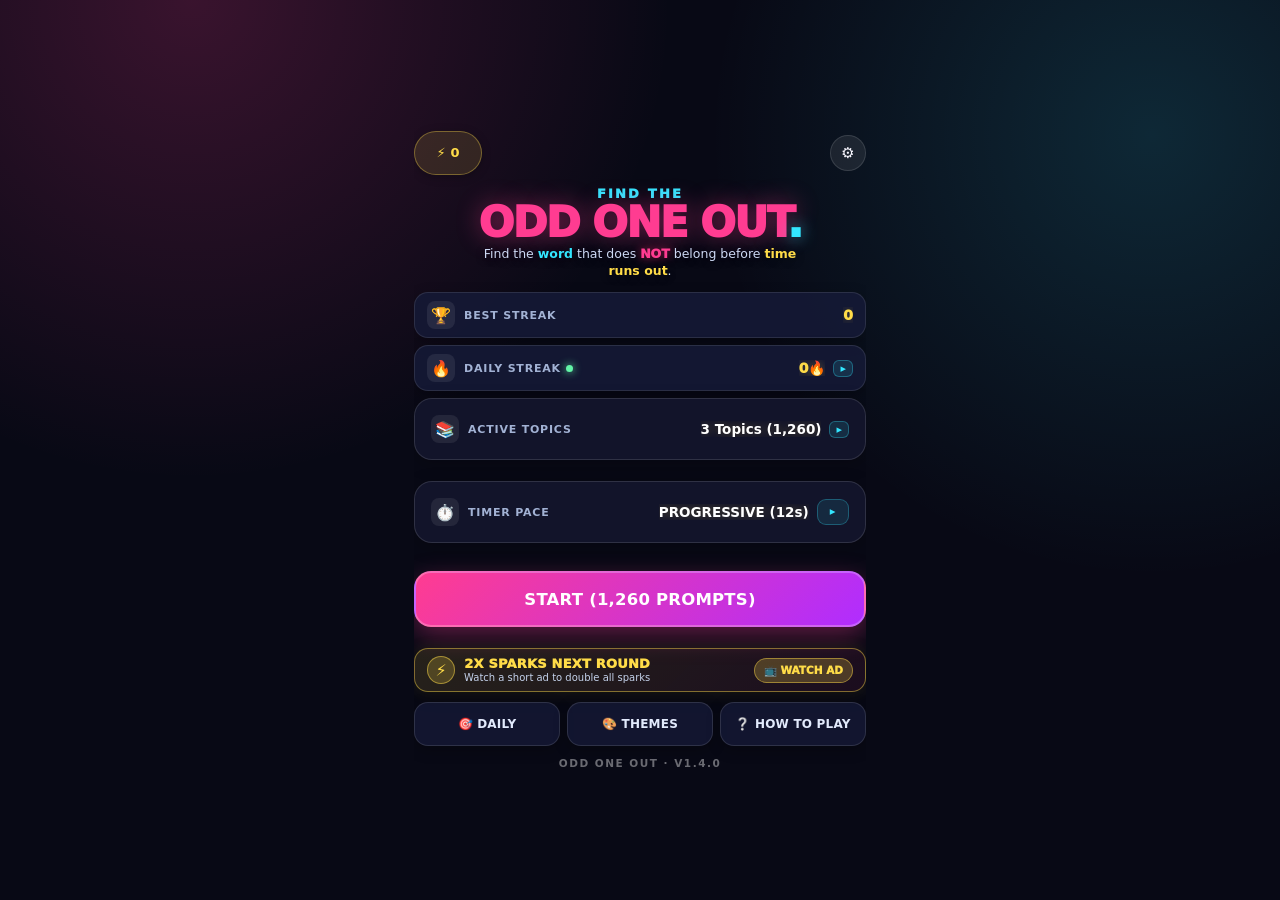
<file: index.html>
<!doctype html>
<html lang="en">
<head>
  <meta charset="utf-8">
  <meta name="viewport" content="width=device-width,initial-scale=1,viewport-fit=cover">
  <meta name="theme-color" content="#080915">
  <meta name="apple-mobile-web-app-capable" content="yes">
  <meta name="apple-mobile-web-app-status-bar-style" content="black-translucent">
  <meta name="apple-mobile-web-app-title" content="Odd One Out">
  <meta name="description" content="Odd One Out — Fast mobile word game. Spot the connection and find the odd one out before time runs out!">
  <link rel="manifest" href="./manifest.webmanifest">
  <link rel="icon" type="image/svg+xml" href="./icons/icon.svg">
  <link rel="apple-touch-icon" href="./icons/icon.svg">
  <title>Odd One Out v1.4.0 — Fast Word Game</title>
  <link rel="stylesheet" href="./styles.css?v=1.4.0">

  <!-- GOOGLE ADSENSE (H5 GAMES ADS API). data-adbreak-test must match ADS_TEST_MODE. -->
  <script async
    data-ad-client="ca-pub-2691430114035059"
    data-ad-frequency-hint="0s"
    data-adbreak-test="off"
    crossorigin="anonymous"
    src="https://pagead2.googlesyndication.com/pagead/js/adsbygoogle.js">
  </script>
  <script>
    window.adsbygoogle = window.adsbygoogle || [];
    window.adBreak = function(o) { adsbygoogle.push(o); };
    window.adConfig = function(o) { adsbygoogle.push(o); };
    // Web and PWA preload ad breaks immediately. The native shell skips this
    // so the WebView does not request AdSense ads before UMP consent in app.js.
    var oddOneOutNative = false;
    try {
      oddOneOutNative = !!(window.Capacitor && typeof window.Capacitor.isNativePlatform === 'function' && window.Capacitor.isNativePlatform());
    } catch (e) {}
    if (!oddOneOutNative) {
      window.adConfig({
        preloadAdBreaks: 'on',
        sound: 'on'
      });
    }
  </script>
</head>
<body>
<main class="app">
  <div class="float-feedback" id="floatFeedback" aria-live="polite">+10 ⚡</div>

  <!-- Correct-answer connection card. Spark total stays; the explanation holds for 2.5s. -->
  <div class="win-feedback spark-bubble-overlay hidden" id="winFeedback" role="dialog" aria-modal="true" aria-label="Connection reveal" aria-live="assertive">
    <div class="relation-card" id="relationReveal">
      <div class="win-spark-pill spark-plus-bubble" id="winSparkPill">
        <div class="spark-bubble-main">
          <span class="win-spark-icon spark-bubble-icon" id="winSparkIcon">⚡</span>
          <span class="win-spark-value spark-bubble-value" id="winSparkValue">+10</span>
          <span class="win-spark-badge spark-bubble-badge" id="winSparkBadge"></span>
        </div>
        <div class="win-theme-row spark-bubble-theme-row">
          <strong class="win-theme-name spark-bubble-theme" id="winThemeName">PRIMARY COLORS</strong>
        </div>
      </div>

      <div class="relation-badge">
        <span class="relation-icon" aria-hidden="true">✨</span>
        <span class="relation-badge-text">THE CONNECTION</span>
        <span class="relation-check" aria-hidden="true">✓</span>
      </div>
      <div class="relation-theme" id="relationTheme">PRIMARY COLORS</div>
      <div class="relation-words" id="relationWords"></div>
      <p class="relation-explanation" id="relationExplanation"></p>
      <div class="relation-intruder-tag" id="relationIntruderTag">
        <span class="intruder-pill">ODD</span>
        <strong class="intruder-name" id="relationIntruderName">Toaster</strong>
        <span class="intruder-reason" id="relationIntruderReason">✕ Appliance</span>
      </div>
      <div class="relation-footer">
        <div class="relation-countdown" id="relationCountdown">
          <div class="countdown-bar-wrap">
            <div class="relation-timer-fill" id="relationTimerFill"></div>
          </div>
          <div class="countdown-sub">
            <span class="countdown-sec" id="relationCountdownSec">NEXT IN 2.5s</span>
            <span class="countdown-tap">TAP ANYWHERE TO SKIP ▸</span>
          </div>
        </div>
      </div>
    </div>
  </div>

  <!-- HOME SCREEN -->
  <section class="screen active" id="home">
    <div class="duel-banner hidden" id="duelBanner">
      <span>⚔️ <strong>CHALLENGE ACTIVE</strong> · Beat a <b id="duelTargetScore">0</b> streak!</span>
      <button class="pack-bar-btn" onclick="app.clearDuel()">CLEAR</button>
    </div>

    <!-- 1. TOP NAV BAR (Sparks & Settings) -->
    <div class="home-top-nav">
      <!-- Sparks balance on the left -->
      <button class="coins hero-coins" id="coinsPill" onclick="app.handleHeaderNav('themes')" title="Sparks Balance">
        ⚡ <span id="coins">0</span>
      </button>

      <!-- Settings icon on the right -->
      <div class="home-nav-actions">
        <button class="icon-btn" id="settingsBtn" onclick="app.openSettings()" aria-label="Settings and Pause" title="Settings">⚙️</button>
      </div>
    </div>

    <!-- 2. HERO BRAND (Centered, cohesive, uncluttered) -->
    <div class="home-brand">
      <span class="home-brand-eyebrow">FIND THE</span>
      <h1 class="home-brand-title">ODD ONE OUT<span class="brand-dot">.</span></h1>
      <p class="home-brand-sub">Find the <span class="color-word">word</span> that does <b class="color-not">NOT</b> belong before <span class="color-time">time runs out</span>.</p>
    </div>

    <!-- 3. LARGER VERTICAL LIST (BEST, DAILY, ACTIVE, & TIMER PACE) -->
    <div class="stats-vertical-list">
      <!-- Row 1: Best Streak Record -->
      <div class="stat-card-row" title="Your highest consecutive streak record">
        <div class="stat-row-left">
          <span class="stat-row-icon">🏆</span>
          <span class="stat-row-label">BEST STREAK</span>
        </div>
        <div class="stat-row-right">
          <b class="stat-card-val" id="homeBest">0</b>
        </div>
      </div>

      <!-- Row 2: Daily Streak -->
      <button class="stat-card-row" onclick="app.startDailyTarget()" type="button" title="Consecutive days played. Tap to jump into today's Daily Challenge!">
        <div class="stat-row-left">
          <span class="stat-row-icon">🔥</span>
          <span class="stat-row-label">DAILY STREAK <span class="badge-dot" id="dailyDot"></span></span>
        </div>
        <div class="stat-row-right">
          <b class="stat-card-val" id="homeDailyStreak">0🔥</b>
          <span class="stat-row-chevron">▸</span>
        </div>
      </button>

      <!-- Row 3: Active Topics Pool -->
      <button class="stat-card-row pack-bar" id="homePackBar" onclick="app.openShop('packs')" type="button" aria-label="Select Topic Packs">
        <div class="stat-row-left">
          <span class="stat-row-icon">📚</span>
          <span class="stat-row-label">ACTIVE TOPICS</span>
        </div>
        <div class="stat-row-right">
          <strong class="stat-card-val pack-bar-value" id="activePackName">3 Topics (1,260)</strong>
          <span class="stat-row-chevron">▸</span>
        </div>
        <span class="hidden" id="homePackCount" style="display:none;">1,260</span>
      </button>

      <!-- Row 4: Timer Pace -->
      <button class="stat-card-row pack-bar pace-bar" id="homePaceBar" onclick="app.cycleTimerPace()" type="button" aria-label="Cycle Timer Mode">
        <div class="stat-row-left">
          <span class="stat-row-icon">⏱️</span>
          <span class="stat-row-label">TIMER PACE</span>
        </div>
        <div class="stat-row-right">
          <strong class="stat-card-val pack-bar-value" id="homePaceLabel">PROGRESSIVE (12s)</strong>
          <span class="stat-row-chevron pack-bar-chip" id="homePaceChip">▸</span>
        </div>
      </button>
    </div>

    <!-- 4. PRIMARY PLAY CTA & 2X SPARKS BUTTON (Appears right by Start!) -->
    <div class="home-cta-group">
      <!-- Primary Big Start Button -->
      <button class="primary hero-play-btn" id="playQuickBtn" onclick="app.startQuickShot()">
        START (1,260 PROMPTS)
      </button>

      <!-- 2X Sparks Ad Reward Banner (Placed right alongside Start!) -->
      <button class="boost-banner" id="boost2xBtn" onclick="app.handleBoost2xClick()" type="button" aria-label="2X Sparks Next Round">
        <div class="boost-banner-left">
          <span class="boost-icon" id="boost2xIcon">⚡</span>
          <div class="boost-text-group">
            <b class="boost-title" id="boost2xTitle">2X SPARKS NEXT ROUND</b>
            <span class="boost-sub" id="boost2xSub">Watch a short ad to double all sparks</span>
          </div>
        </div>
        <span class="boost-badge" id="boost2xBadge">📺 WATCH AD</span>
      </button>
    </div>

    <!-- 5. 3 BOTTOM MODE BUTTONS (Daily, Themes, How to Play is fine) -->
    <div class="mode-row mode-row-3">
      <button class="secondary mode-btn" onclick="app.startDailyTarget()">
        <span id="dailyBtnLabel">🎯 DAILY</span>
      </button>
      <button class="secondary mode-btn" onclick="app.openShop('themes')">
        🎨 THEMES
      </button>
      <button class="secondary mode-btn" onclick="app.showScreen('howto')">
        ❔ HOW TO PLAY
      </button>
    </div>

    <!-- 6. VERSION STAMP -->
    <div class="home-bottom-wrap">
      <div class="home-version-tag" id="homeVersionTag">ODD ONE OUT · v1.4.0</div>
    </div>
  </section>

  <!-- HOW IT WORKS SCREEN -->
  <section class="screen" id="howto">
    <div class="hero">
      <div class="eyebrow">How to Play</div>
      <h1>FIND THE<br><em>ODD ONE OUT.</em></h1>
      <p class="sub">Three words share a hidden connection. One word does not belong. Tap the odd word out before time runs out.</p>
    </div>

    <div class="card prompt">
      <span class="tag">EXAMPLE · SPACE</span>
      <h2>Which word does NOT belong?</h2>
      <p>Orbit, Comet, Crater… <b>Toaster</b>.</p>
    </div>

    <div class="explanation-card" style="margin-bottom:14px">
      <div class="explanation-head">
        <span>TIMER SPEED &amp; SPARKS</span>
        <span class="explanation-intruder" id="howtoCurveTag">12s ➔ 3.5s</span>
      </div>
      <div class="explanation-body" id="howtoCurveBody">
        • <b>Early Rounds (12s–10s):</b> Easy words with clear differences<br>
        • <b>Mid Streak (9s–7s):</b> Closer topics that test your quick thinking<br>
        • <b>High Streak (6s–3.5s):</b> Fast pace for serious focus<br>
        • <b>Sparks:</b> +5 to +13 per correct answer (scales with difficulty), +15 bonus every 5 streak, +35 for a new personal best!
      </div>
    </div>

    <button class="primary" onclick="app.startQuickShot()">START PLAYING</button>
    <button class="secondary" onclick="app.showScreen('home')">BACK</button>
    <div class="howto-version-tag">ODD ONE OUT · v1.4.0</div>
  </section>

  <!-- SHOP & PACKS SCREEN -->
  <section class="screen" id="shop">
    <div class="section-head">
      <h2>TOPICS &amp; THEMES</h2>
      <button class="pack-bar-btn" id="shopCloseBtn" onclick="app.closeShop()">✕ CLOSE</button>
    </div>

    <div class="tabs">
      <button class="tab-btn active" id="tabBtnPacks" onclick="app.switchShopTab('packs')">TOPIC PACKS</button>
      <button class="tab-btn" id="tabBtnThemes" onclick="app.switchShopTab('themes')">THEMES &amp; SKINS</button>
    </div>

    <div class="shop-list" id="shopList"></div>

    <div class="shop-footer">
      <button class="primary" id="playShopBtn" onclick="app.startFromShop()">START (1,260 PROMPTS)</button>
    </div>
  </section>

  <!-- GAME SCREEN -->
  <section class="screen" id="game">
    <div class="game-head">
      <div class="streak-box">
        <div class="streak">STREAK <strong id="streak">0</strong> 🔥</div>
        <div class="tier-pill warmup" id="tierLabel">WARMUP · 12.0S</div>
      </div>
      <button class="coins hero-coins game-coins" id="gameCoinsPill" onclick="app.openSettings()" title="Sparks Balance">
        ⚡ <span id="gameCoins">0</span>
      </button>
      <div class="timer warmup" id="timer" style="--p:100%">
        <span id="time">12</span>
      </div>
    </div>

    <div class="game-body">
      <div class="card prompt" id="promptCard">
        <span class="tag hidden" id="category" style="display:none;"></span>
        <h2 id="promptHeadline">Which doesn't belong?</h2>
        <p id="promptSub">Spot the odd word out</p>
      </div>

      <div class="choices" id="choices" role="group" aria-label="Word choices"></div>
    </div>

    <div class="progress"><i id="bar"></i></div>
    <div class="small-center" id="gameFooter">ROUND <span id="round">1</span> · BEST <span id="best">0</span></div>
  </section>

  <!-- RESULT / RUN OVER SCREEN -->
  <section class="screen result" id="result">
    <div class="burst" id="burst">💥</div>
    <div class="eyebrow" id="resultTag">WRONG ANSWER</div>
    <h2 id="resultTitle">MISSED!</h2>
    <p id="resultText">You missed the odd word out.</p>
    <div><span class="timing-badge hidden" id="timingBadge">0.4s left</span></div>

    <!-- Explanation Card -->
    <div class="explanation-card" id="explanationCard">
      <div class="explanation-head">
        <span class="explanation-tag">THE CONNECTION</span>
        <strong class="explanation-theme" id="explainCategory">PRIMARY COLORS</strong>
      </div>
      <div class="explanation-words" id="explainValid">Red · Blue · Yellow</div>
      <div class="explanation-intruder-box">
        <span class="intruder-pill">ODD</span>
        <strong id="explainIntruder">Toaster</strong>
        <span class="intruder-reason" id="explainReason">✕ Appliance</span>
      </div>
    </div>

    <div class="card scorebox">
      <div><b id="finalScore">0</b><span>STREAK</span></div>
      <div><b id="finalBest">0</b><span>BEST STREAK</span></div>
      <div><b id="finalCoins">+0</b><span>SPARKS EARNED</span></div>
    </div>

    <div class="result-actions">
      <!-- REVIVE REWARDED AD BUTTON -->
      <button class="revive-btn" id="reviveAdBtn" onclick="app.triggerRewardedAd('revive')" type="button">
        <span class="revive-icon">❤️‍🔥</span>
        <div class="revive-text-group">
          <b class="revive-title">REVIVE &amp; CONTINUE</b>
          <span class="revive-sub" id="reviveStreakLabel">Keep your streak · +3s Breather</span>
        </div>
        <span class="revive-chip">📺 AD</span>
      </button>

      <button class="primary" id="replayBtn" onclick="app.replayCurrentMode()">PLAY AGAIN</button>
      <div class="mode-row">
        <button class="secondary" onclick="app.copyShareCard()">🔗 SHARE APP</button>
        <button class="secondary" onclick="app.showScreen('home')">HOME</button>
      </div>
    </div>
  </section>
</main>

<!-- SHARE APP LINK MODAL -->
<div class="interstitial" id="shareOverlay" role="dialog" aria-modal="true" aria-labelledby="shareTitle" onclick="if(event.target===this)app.closeShareModal()">
  <div class="card ad-modal">
    <div class="modal-top">
      <div class="ad-label">SHARE APP</div>
      <button class="icon-btn modal-close-x" onclick="app.closeShareModal()" aria-label="Close Share Modal">✕</button>
    </div>
    <h3 id="shareTitle">SHARE ODD ONE OUT</h3>
    <p>Share the game link with friends!</p>
    <div class="share-preview" id="sharePreviewBox">https://techbishop.github.io/oddoneout/</div>
    <button class="primary" id="copyShareBtn" onclick="app.copyShareCard()">🔗 SHARE APP LINK</button>
    <button class="secondary" onclick="app.closeShareModal()">CLOSE</button>
  </div>
</div>

<!-- SETTINGS & PAUSE MODAL -->
<div class="interstitial" id="settingsOverlay" role="dialog" aria-modal="true" aria-labelledby="settingsTitle" onclick="if(event.target===this)app.closeSettings()">
  <div class="card ad-modal settings-modal">
    <div class="modal-top">
      <div class="ad-label" id="settingsEyebrow">PREFERENCES</div>
      <button class="icon-btn modal-close-x" onclick="app.closeSettings()" aria-label="Close Settings">✕</button>
    </div>
    <h3 id="settingsTitle">SETTINGS</h3>

    <div class="pause-banner hidden" id="pauseBannerRow">
      <span>⏸️ <b>Game Paused</b> · Your score is saved</span>
      <button class="pack-bar-btn danger-text" onclick="app.quitActiveRun()">QUIT</button>
    </div>

    <div class="settings-scroll">
      <div class="setting-row">
        <div>
          <b>Sound Effects</b>
          <span>Tap sounds, timer ticks, and victory chimes</span>
        </div>
        <button class="toggle-btn on" id="toggleSound" onclick="app.toggleSetting('sound')">ON</button>
      </div>

      <div class="setting-row">
        <div>
          <b>Vibration</b>
          <span>Vibrate on button taps and timer alerts</span>
        </div>
        <button class="toggle-btn on" id="toggleHaptics" onclick="app.toggleSetting('haptics')">ON</button>
      </div>

      <div class="setting-row">
        <div>
          <b>Reduced Motion</b>
          <span>Disable screen shakes and pulse effects</span>
        </div>
        <button class="toggle-btn" id="toggleMotion" onclick="app.toggleSetting('reducedMotion')">OFF</button>
      </div>

      <div class="setting-row">
        <div>
          <b>Timer Speed</b>
          <span id="paceSettingSub">Starts at 12s, gets faster as your streak grows</span>
        </div>
        <button class="toggle-btn on" id="togglePace" onclick="app.cycleTimerPace()">PROGRESSIVE</button>
      </div>

      <div class="setting-row">
        <div>
          <b>18+ Adult Topics</b>
          <span>Include nightlife, dating, and adult humor prompts</span>
        </div>
        <button class="toggle-btn" id="toggleAdult" onclick="app.cycleAdultMode()">OFF</button>
      </div>

      <div class="setting-row hidden" id="privacyOptionsRow">
        <div>
          <b>Privacy options</b>
          <span>Review your ad privacy choices</span>
        </div>
        <button class="toggle-btn on" id="privacyOptionsBtn" type="button" onclick="app.openPrivacyOptions()">OPEN</button>
      </div>

      <details class="telemetry-details">
        <summary>📊 Game Stats</summary>
        <div class="telemetry-box" id="telemetryBox"></div>
      </details>
    </div>

    <div class="mode-row settings-footer">
      <button class="secondary" onclick="app.resetProgress()">RESET DATA</button>
      <button class="primary" id="settingsDoneBtn" style="padding:13px" onclick="app.closeSettings()">DONE</button>
    </div>
    <div class="settings-version-tag">ODD ONE OUT · v1.4.0</div>
  </div>
</div>

<!-- 18+ AGE GATE MODAL -->
<div class="interstitial" id="ageGateOverlay" role="dialog" aria-modal="true" aria-labelledby="ageGateTitle">
  <div class="card ad-modal">
    <div class="ad-label" style="color:var(--pink)">🔥 18+ CONTENT</div>
    <h3 id="ageGateTitle">ENABLE 18+ TOPICS?</h3>
    <p>This includes mature prompts covering nightlife, dating, and adult humor. Please confirm you are at least 18 years old to proceed.</p>
    <button class="primary" onclick="app.confirmAgeGate()">I AM 18+ — CONTINUE</button>
    <button class="secondary" onclick="app.closeAgeGate()">CANCEL</button>
  </div>
</div>

<!-- SELECT ALL TOPICS MODAL -->
<div class="interstitial" id="selectAllModal" role="dialog" aria-modal="true" aria-labelledby="selectAllTitle">
  <div class="card ad-modal">
    <div class="ad-label" style="color:var(--pink)">SELECT ALL PROMPTS</div>
    <h3 id="selectAllTitle">INCLUDE 18+ TOPICS?</h3>
    <p>Would you like to include 18+ mature topics (dating, nightlife, adult humor) in your active game pool?</p>
    <button class="primary" onclick="app.confirmSelectAll(true)" style="background:var(--pink); border-color:var(--pink); margin-bottom:8px;">
      YES, INCLUDE 18+ 🔥
    </button>
    <button class="secondary" onclick="app.confirmSelectAll(false)" style="margin-bottom:8px;">
      NO, STANDARD ONLY
    </button>
    <button class="pack-bar-btn" onclick="app.closeSelectAllModal()" style="align-self:center; font-size:12px; opacity:0.75; margin-top:4px;">
      CANCEL
    </button>
  </div>
</div>

<!-- REWARDED AD STATUS. This is not an advertisement and never grants a reward by itself. -->
<div class="interstitial" id="rewardedAdModal" role="dialog" aria-modal="true" aria-labelledby="rewardedAdTitle" onclick="if(event.target===this)app.cancelRewardedAd()">
  <div class="card ad-modal rewarded-modal">
    <div class="modal-top">
      <div class="ad-label" id="rewardedAdCategory">2X SPARKS</div>
      <button class="icon-btn modal-close-x" id="rewardedAdCloseBtn" onclick="app.cancelRewardedAd()" aria-label="Close and continue without a reward">✕</button>
    </div>
    <h3 id="rewardedAdTitle">Looking for an ad</h3>
    <p id="rewardedAdSubtitle" role="status" aria-live="polite">If an ad is available, you can watch it. Nothing is granted until that ad is completed.</p>
    <div class="ad-modal-footer">
      <button class="primary hidden" id="rewardedAdRetryBtn" type="button" onclick="app.retryRewardedAd()">TRY AGAIN</button>
      <button class="secondary" id="rewardedAdDismissBtn" type="button" onclick="app.cancelRewardedAd()">CANCEL</button>
    </div>
  </div>
</div>

<canvas id="fxCanvas" class="fx-canvas"></canvas>

<script src="./js/packs-data.js?v=1.4.0"></script>
<script src="./js/fx.js?v=1.4.0"></script>
<script src="./js/audio.js?v=1.4.0"></script>
<script src="./js/analytics.js?v=1.4.0"></script>
<script src="./js/ads-policy.js?v=1.4.0"></script>
<script src="./js/correct-reveal.js?v=1.4.0"></script>
<script src="./js/app.js?v=1.4.0"></script>
</body>
</html>
</file>
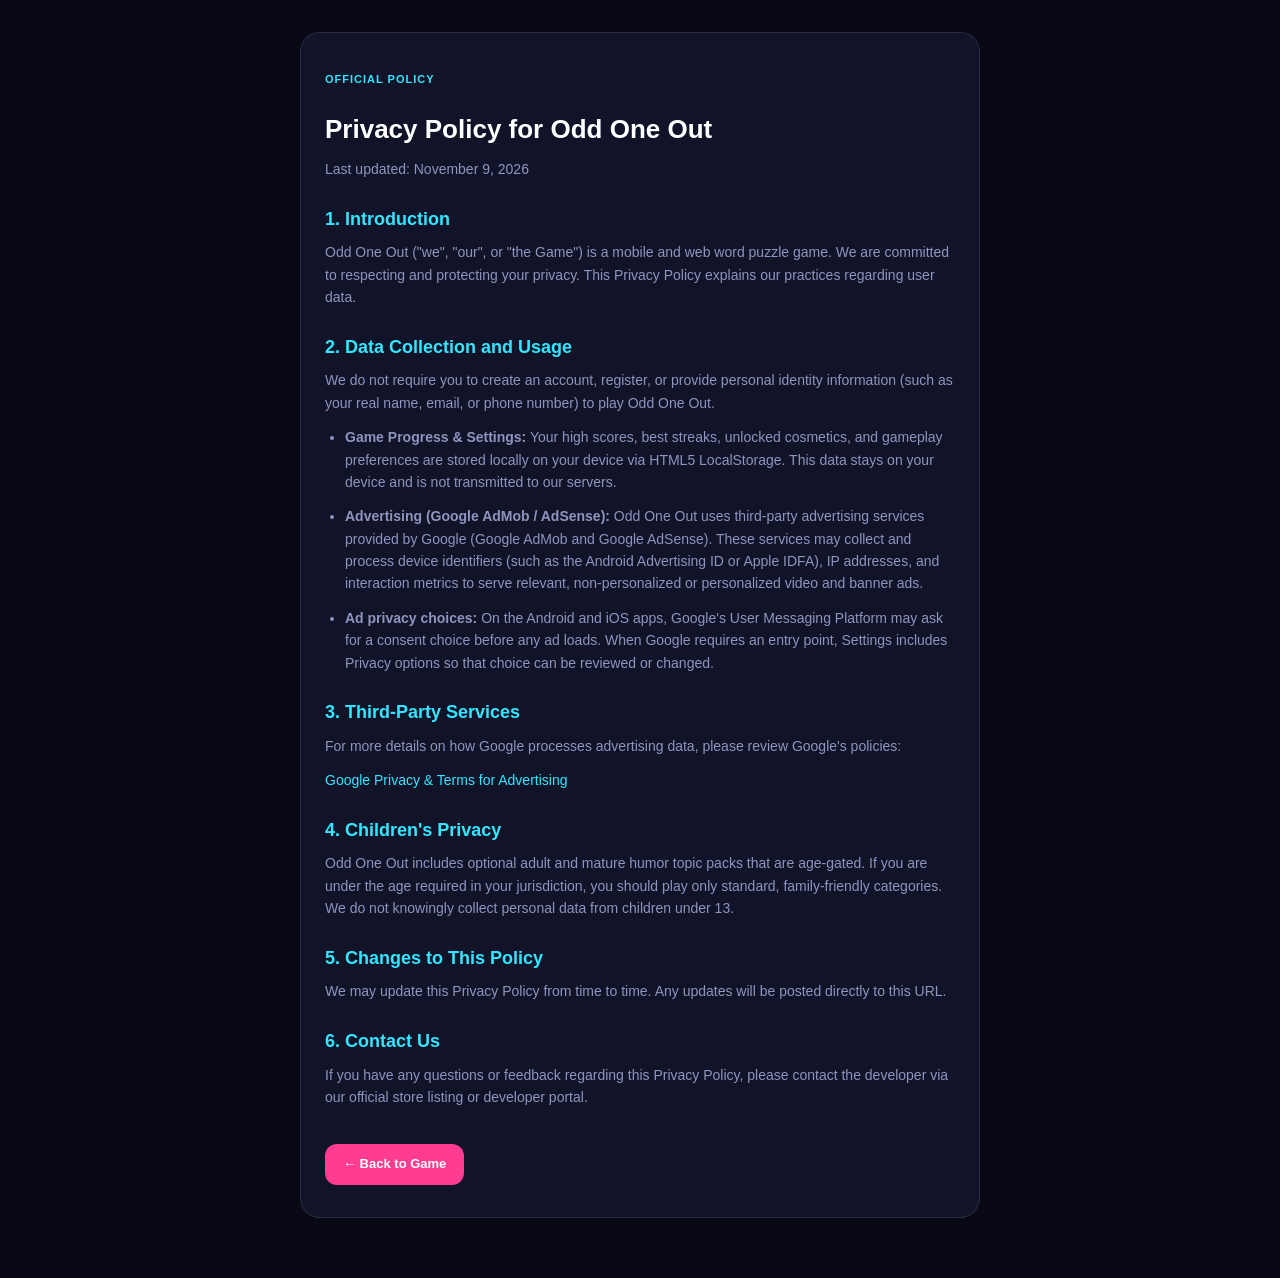
<file: privacy.html>
<!doctype html>
<html lang="en">
<head>
  <meta charset="utf-8">
  <meta name="viewport" content="width=device-width,initial-scale=1,viewport-fit=cover">
  <title>Privacy Policy — Odd One Out</title>
  <link rel="icon" type="image/svg+xml" href="./icons/icon.svg">
  <style>
    :root {
      --bg: #080915;
      --panel: #111428;
      --ink: #f5f6ff;
      --muted: #8e95be;
      --cyan: #33e6ff;
      --pink: #ff3c91;
      --line: rgba(255, 255, 255, 0.1);
    }
    * { box-sizing: border-box; margin: 0; padding: 0; }
    body {
      background: var(--bg);
      color: var(--ink);
      font-family: -apple-system, BlinkMacSystemFont, "Segoe UI", Roboto, sans-serif;
      line-height: 1.6;
      padding: 32px 18px 60px;
    }
    .container {
      max-width: 680px;
      margin: 0 auto;
      background: var(--panel);
      padding: 32px 24px;
      border-radius: 20px;
      border: 1px solid var(--line);
    }
    h1 {
      font-size: 26px;
      color: #fff;
      margin-bottom: 8px;
    }
    .badge {
      display: inline-block;
      font-size: 11px;
      font-weight: 800;
      color: var(--cyan);
      letter-spacing: 1px;
      text-transform: uppercase;
      margin-bottom: 20px;
    }
    h2 {
      font-size: 18px;
      color: var(--cyan);
      margin: 24px 0 8px;
    }
    p, li {
      color: var(--muted);
      font-size: 14px;
      margin-bottom: 12px;
    }
    ul {
      padding-left: 20px;
      margin-bottom: 12px;
    }
    a {
      color: var(--cyan);
      text-decoration: none;
    }
    a:hover {
      text-decoration: underline;
    }
    .back-btn {
      display: inline-block;
      margin-top: 24px;
      background: var(--pink);
      color: #fff;
      padding: 10px 18px;
      border-radius: 12px;
      font-weight: 700;
      font-size: 13px;
    }
  </style>
</head>
<body>
  <div class="container">
    <span class="badge">Official Policy</span>
    <h1>Privacy Policy for Odd One Out</h1>
    <p>Last updated: November 9, 2026</p>

    <h2>1. Introduction</h2>
    <p>Odd One Out ("we", "our", or "the Game") is a mobile and web word puzzle game. We are committed to respecting and protecting your privacy. This Privacy Policy explains our practices regarding user data.</p>

    <h2>2. Data Collection and Usage</h2>
    <p>We do not require you to create an account, register, or provide personal identity information (such as your real name, email, or phone number) to play Odd One Out.</p>
    <ul>
      <li><b>Game Progress & Settings:</b> Your high scores, best streaks, unlocked cosmetics, and gameplay preferences are stored locally on your device via HTML5 LocalStorage. This data stays on your device and is not transmitted to our servers.</li>
      <li><b>Advertising (Google AdMob / AdSense):</b> Odd One Out uses third-party advertising services provided by Google (Google AdMob and Google AdSense). These services may collect and process device identifiers (such as the Android Advertising ID or Apple IDFA), IP addresses, and interaction metrics to serve relevant, non-personalized or personalized video and banner ads.</li>
      <li><b>Ad privacy choices:</b> On the Android and iOS apps, Google's User Messaging Platform may ask for a consent choice before any ad loads. When Google requires an entry point, Settings includes Privacy options so that choice can be reviewed or changed.</li>
    </ul>

    <h2>3. Third-Party Services</h2>
    <p>For more details on how Google processes advertising data, please review Google's policies:</p>
    <p><a href="https://policies.google.com/technologies/ads" target="_blank" rel="noopener">Google Privacy & Terms for Advertising</a></p>

    <h2>4. Children's Privacy</h2>
    <p>Odd One Out includes optional adult and mature humor topic packs that are age-gated. If you are under the age required in your jurisdiction, you should play only standard, family-friendly categories. We do not knowingly collect personal data from children under 13.</p>

    <h2>5. Changes to This Policy</h2>
    <p>We may update this Privacy Policy from time to time. Any updates will be posted directly to this URL.</p>

    <h2>6. Contact Us</h2>
    <p>If you have any questions or feedback regarding this Privacy Policy, please contact the developer via our official store listing or developer portal.</p>

    <a href="./index.html" class="back-btn">← Back to Game</a>
  </div>
</body>
</html>
</file>
<file: styles.css>
:root {
  --bg: #080915;
  --bg-glow-1: rgba(255, 60, 145, 0.2);
  --bg-glow-2: rgba(51, 230, 255, 0.14);
  --panel: #12142a;
  --panel2: #191c38;
  --panel-glass: rgba(22, 25, 50, 0.88);
  --ink: #f8f7ff;
  --muted: #a7acc9;
  --pink: #ff3c91;
  --cyan: #33e6ff;
  --yellow: #ffdc48;
  --green: #62f5a7;
  --danger: #ff6571;
  --line: rgba(255, 255, 255, 0.12);
  --shadow: 0 18px 50px rgba(0, 0, 0, 0.42);
  --primary-grad: linear-gradient(135deg, #ff3c91, #b02dff);
  --primary-glow: rgba(255, 60, 145, 0.34);

  /* Safe Area Insets (Native iOS/Android WebKit & Simulator Fallbacks) */
  --sat: env(safe-area-inset-top, 0px);
  --sab: env(safe-area-inset-bottom, 0px);
  --sal: env(safe-area-inset-left, 0px);
  --sar: env(safe-area-inset-right, 0px);
}

/* Unlockable Background Themes */
body[data-bg="cyber_matrix"] {
  --bg: #05110d;
  --bg-glow-1: rgba(98, 245, 167, 0.22);
  --bg-glow-2: rgba(51, 230, 255, 0.15);
  --panel: #0c1f19;
  --panel2: #112b23;
}
body[data-bg="solar_flare"] {
  --bg: #14080c;
  --bg-glow-1: rgba(255, 110, 48, 0.24);
  --bg-glow-2: rgba(255, 220, 72, 0.16);
  --panel: #251119;
  --panel2: #331722;
}
body[data-bg="abyssal_void"] {
  --bg: #040612;
  --bg-glow-1: rgba(98, 114, 255, 0.22);
  --bg-glow-2: rgba(180, 72, 255, 0.16);
  --panel: #0d122c;
  --panel2: #151c42;
}

/* Unlockable UI Skins */
body[data-skin="gold_rush"] {
  --pink: #ffb800;
  --cyan: #ffe066;
  --primary-grad: linear-gradient(135deg, #ffb800, #ff5e00);
  --primary-glow: rgba(255, 184, 0, 0.34);
}
body[data-skin="glacier_ice"] {
  --pink: #00d2ff;
  --cyan: #7afcff;
  --primary-grad: linear-gradient(135deg, #00d2ff, #3a7bd5);
  --primary-glow: rgba(0, 210, 255, 0.34);
}

* {
  box-sizing: border-box;
  -webkit-tap-highlight-color: transparent;
  -webkit-touch-callout: none;
  user-select: none;
  -webkit-user-select: none;
  scrollbar-width: thin;
  scrollbar-color: rgba(255, 255, 255, 0.22) transparent;
}

*::-webkit-scrollbar {
  width: 5px;
  height: 5px;
}

*::-webkit-scrollbar-track {
  background: transparent;
}

*::-webkit-scrollbar-thumb {
  background: rgba(255, 255, 255, 0.22);
  border-radius: 99px;
}

html, body {
  margin: 0;
  padding: 0;
  height: 100dvh;
  max-height: 100dvh;
  color: var(--ink);
  font-family: Inter, ui-sans-serif, system-ui, -apple-system, BlinkMacSystemFont, "Segoe UI", Roboto, sans-serif;
  background:
    radial-gradient(circle at 15% 0%, var(--bg-glow-1), transparent 34%),
    radial-gradient(circle at 90% 15%, var(--bg-glow-2), transparent 32%),
    var(--bg);
  overflow: hidden; /* Constrain viewport to device screen ratio — no scrolling on mobile! */
  overscroll-behavior: none;
  touch-action: manipulation;
}

button {
  font: inherit;
  color: inherit;
  border: 0;
  cursor: pointer;
  touch-action: manipulation;
  background: none;
}

button:focus-visible {
  outline: 2px solid var(--cyan);
  outline-offset: 2px;
}

button:disabled {
  cursor: default;
}

.app {
  max-width: 480px;
  height: 100dvh;
  max-height: 100dvh;
  margin: 0 auto;
  padding: max(10px, env(safe-area-inset-top)) 14px max(10px, env(safe-area-inset-bottom));
  display: flex;
  flex-direction: column;
  position: relative;
  overflow: hidden;
}

/* Top Bar */
header {
  display: flex;
  align-items: center;
  justify-content: space-between;
  padding: 10px 0 14px;
  margin-top: 6px;
  gap: 8px;
  z-index: 2;
}

.brand {
  font-weight: 950;
  letter-spacing: -1.4px;
  font-size: 22px;
  line-height: 0.9;
  cursor: pointer;
  text-align: left;
  min-height: 44px;
  padding: 4px 6px 4px 0;
  display: inline-flex;
  flex-direction: column;
  justify-content: center;
}

.brand small {
  display: block;
  color: var(--cyan);
  font-size: 8.5px;
  letter-spacing: 2.6px;
  margin-top: 5px;
  font-weight: 800;
}

.header-actions {
  display: flex;
  align-items: center;
  gap: 8px;
}

.coins {
  background: rgba(255, 220, 72, 0.13);
  border: 1px solid rgba(255, 220, 72, 0.32);
  color: var(--yellow);
  min-height: 44px;
  min-width: 58px;
  padding: 0 13px;
  border-radius: 999px;
  font-weight: 900;
  font-size: 13.5px;
  display: inline-flex;
  align-items: center;
  justify-content: center;
  gap: 5px;
  transition: transform 0.18s ease;
}

.coins.bump {
  transform: scale(1.14);
}

.icon-btn {
  width: 44px;
  height: 44px;
  border-radius: 13px;
  background: var(--panel2);
  border: 1px solid var(--line);
  display: grid;
  place-items: center;
  font-size: 17px;
  color: var(--ink);
  flex-shrink: 0;
  transition: transform 0.12s ease, background 0.15s ease;
}

.icon-btn:active,
.primary:active,
.secondary:active,
.choice:active,
.adult-bar:active,
.pack-bar:active,
.ad-card:active,
.shop-btn:active,
.toggle-btn:active,
.tab-btn:active,
.pack-bar-btn:active {
  transform: scale(0.972);
  filter: brightness(0.94);
}

/* Screens */
.screen {
  display: none !important;
  flex: 1;
  flex-direction: column;
  animation: screenIn 0.22s ease both;
  overflow: hidden;
  height: 100%;
}

.screen.active {
  display: flex !important;
}

#home {
  height: 100%;
  max-height: 100%;
  flex-direction: column;
  justify-content: space-between;
  gap: clamp(6px, 1.4vh, 12px);
  overflow: hidden;
}

@keyframes screenIn {
  from {
    opacity: 0;
    transform: translateY(8px);
  }
  to {
    opacity: 1;
    transform: translateY(0);
  }
}

/* Reduced motion support (GDD Section 11) */
body.reduced-motion *,
body.reduced-motion *::before,
body.reduced-motion *::after {
  animation-duration: 0.001ms !important;
  animation-iteration-count: 1 !important;
  transition-duration: 0.001ms !important;
}

@media (prefers-reduced-motion: reduce) {
  *, *::before, *::after {
    animation-duration: 0.001ms !important;
    animation-iteration-count: 1 !important;
    transition-duration: 0.001ms !important;
  }
}

/* ==========================================================================
   HOME SCREEN — Centered to canvas mass, mobile-first vertical layout
   ========================================================================== */
#home {
  height: 100%;
  max-height: 100%;
  display: flex;
  flex-direction: column;
  justify-content: center; /* Center everything to the center mass of the canvas */
  gap: clamp(6px, 1.2vh, 10px);
  overflow: hidden;
  padding: clamp(4px, 1vh, 12px) 0;
}

/* 1. Top Nav Bar */
.home-top-nav {
  display: flex;
  align-items: center;
  justify-content: space-between;
  width: 100%;
  min-height: 36px;
  margin-bottom: 2px;
}

.hero-coins {
  flex-shrink: 0;
  font-size: 13px;
  padding: 6px 14px;
  line-height: 1;
  border-radius: 999px;
  background: rgba(255, 220, 72, 0.12);
  border: 1px solid rgba(255, 220, 72, 0.35);
  color: var(--yellow);
  font-weight: 900;
  box-shadow: 0 2px 10px rgba(0, 0, 0, 0.25);
  transition: transform 0.12s ease;
  min-width: 68px;
  text-align: center;
}

.hero-coins:active {
  transform: scale(0.95);
}

.home-nav-actions {
  display: flex;
  align-items: center;
  gap: 8px;
  flex-shrink: 0;
}

.home-nav-actions .icon-btn {
  width: 36px;
  height: 36px;
  min-height: 36px;
  border-radius: 50%;
  font-size: 15px;
  display: inline-flex;
  align-items: center;
  justify-content: center;
  background: rgba(255, 255, 255, 0.08);
  border: 1px solid var(--line);
  color: var(--ink);
  transition: transform 0.12s ease, border-color 0.15s ease;
}

.home-nav-actions .icon-btn:active {
  transform: scale(0.92);
}

/* 2. Hero Brand (Centered, cohesive, uncluttered) */
.home-brand {
  display: flex;
  flex-direction: column;
  align-items: center;
  text-align: center;
  padding: 0 4px;
  gap: 2px;
  width: 100%;
  margin-bottom: 2px;
}

.home-brand-eyebrow {
  font-size: clamp(11.5px, 3.2vw, 13px);
  font-weight: 950;
  letter-spacing: 2.2px;
  color: var(--cyan);
  text-transform: uppercase;
  line-height: 1;
}

.home-brand-title {
  font-size: clamp(32px, 8.8vw, 42px);
  font-weight: 950;
  letter-spacing: -1.6px;
  line-height: 0.94;
  margin: 1px 0 2px;
  color: var(--pink);
  text-transform: uppercase;
  text-shadow: 0 0 24px rgba(255, 60, 145, 0.45);
}

.home-brand-title .brand-dot {
  color: var(--cyan);
  text-shadow: 0 0 16px rgba(51, 230, 255, 0.7);
}

.home-brand-sub {
  font-size: clamp(11px, 3vw, 12.5px);
  color: #cdd9f4;
  line-height: 1.35;
  margin: 0;
  max-width: 340px;
  text-shadow: 0 2px 10px rgba(0, 0, 0, 0.4);
}

.home-brand-sub .color-word {
  color: var(--cyan);
  font-weight: 800;
}

.home-brand-sub .color-not {
  color: var(--pink);
  font-weight: 950;
  text-shadow: 0 0 10px rgba(255, 42, 109, 0.6);
}

.home-brand-sub .color-time {
  color: var(--yellow);
  font-weight: 800;
}

/* 3. Larger Vertical List for Best, Daily, Active & Timer Pace */
.stats-vertical-list {
  display: flex;
  flex-direction: column;
  gap: clamp(5px, 0.9vh, 7px);
  width: 100%;
}

.stat-card-row {
  width: 100%;
  min-height: 42px;
  display: flex;
  align-items: center;
  justify-content: space-between;
  padding: clamp(6px, 0.9vh, 8px) 12px;
  background: rgba(22, 26, 56, 0.85);
  border: 1px solid rgba(255, 255, 255, 0.1);
  border-radius: 14px;
  box-shadow: 0 4px 14px rgba(0, 0, 0, 0.25);
  transition: transform 0.12s ease, border-color 0.15s ease, background 0.15s ease;
  user-select: none;
  -webkit-tap-highlight-color: transparent;
  gap: 10px;
  cursor: pointer;
  margin: 0;
  text-align: left;
}

.stat-card-row:hover {
  border-color: rgba(51, 230, 255, 0.45);
  background: rgba(28, 34, 72, 0.9);
}

.stat-card-row:active {
  transform: scale(0.985);
}

.stat-row-left {
  display: flex;
  align-items: center;
  gap: 9px;
  flex-shrink: 0;
}

.stat-row-icon {
  font-size: 16px;
  width: 28px;
  height: 28px;
  display: grid;
  place-items: center;
  border-radius: 8px;
  background: rgba(255, 255, 255, 0.08);
  flex-shrink: 0;
}

.stat-row-label {
  font-size: 11px;
  font-weight: 900;
  letter-spacing: 0.8px;
  color: #a2b2d4;
  text-transform: uppercase;
  display: flex;
  align-items: center;
  gap: 5px;
}

.stat-row-right {
  display: flex;
  align-items: center;
  gap: 8px;
  min-width: 0;
  justify-content: flex-end;
}

.stat-card-val {
  font-size: clamp(12.5px, 3.4vw, 14px);
  font-weight: 950;
  color: var(--yellow);
  white-space: nowrap;
  overflow: hidden;
  text-overflow: ellipsis;
  text-shadow: 0 0 10px rgba(255, 220, 72, 0.3);
}

.stat-card-row.pack-bar .stat-card-val {
  color: #ffffff;
}

.stat-card-row.pace-bar.is-unlimited .stat-card-val {
  color: #c4b5fd;
}

.stat-row-chevron {
  font-size: 11px;
  font-weight: 900;
  color: var(--cyan);
  background: rgba(51, 230, 255, 0.12);
  border: 1px solid rgba(51, 230, 255, 0.3);
  border-radius: 6px;
  padding: 2px 6px;
  line-height: 1;
  flex-shrink: 0;
}

/* 4. Primary Play CTA Group (Start button + 2X Sparks Banner by it!) */
.home-cta-group {
  display: flex;
  flex-direction: column;
  gap: clamp(5px, 0.9vh, 7px);
  width: 100%;
}

.hero-play-btn {
  width: 100%;
  min-height: 50px;
  padding: 13px 20px;
  font-size: clamp(16px, 4.4vw, 18px);
  font-weight: 950;
  letter-spacing: 0.5px;
  border-radius: 16px;
  background: linear-gradient(135deg, var(--pink) 0%, #a820ff 100%);
  border: 2px solid rgba(255, 255, 255, 0.25);
  box-shadow: 0 8px 28px rgba(255, 42, 109, 0.45), 0 0 20px rgba(168, 32, 255, 0.35);
  margin: 0;
  transition: transform 0.12s ease, filter 0.12s ease;
}

.hero-play-btn:active {
  transform: scale(0.98);
  filter: brightness(0.95);
}

.home-cta-group .boost-banner {
  margin: 0;
  min-height: 44px;
}

/* Active Pack Selector Bar */
.pack-bar {
  width: 100%;
  min-height: 62px;
  display: flex;
  align-items: center;
  justify-content: space-between;
  gap: 12px;
  background: var(--panel);
  border: 1.5px solid var(--line);
  border-radius: 18px;
  padding: 12px 16px;
  margin-bottom: 14px;
  text-align: left;
  box-shadow: 0 4px 18px rgba(0, 0, 0, 0.22);
  transition: transform 0.12s ease, border-color 0.15s ease, background 0.15s ease;
}

.pack-bar:hover {
  border-color: rgba(51, 230, 255, 0.45);
}

.pace-bar.is-unlimited {
  border-color: rgba(167, 139, 250, 0.55);
  background: rgba(167, 139, 250, 0.1);
  box-shadow: 0 4px 20px rgba(167, 139, 250, 0.15);
}

.pace-bar.is-unlimited .pack-bar-chip {
  color: #c4b5fd;
  background: rgba(167, 139, 250, 0.18);
  border-color: rgba(167, 139, 250, 0.4);
}

.pace-bar.is-unlimited .pack-bar-value {
  color: #f3e8ff;
}

.pack-bar-label {
  display: flex;
  flex-direction: column;
  gap: 2px;
  min-width: 0;
  flex: 1;
}

.pack-bar-prefix {
  font-size: 11px;
  font-weight: 800;
  letter-spacing: 0.8px;
  color: var(--muted);
  text-transform: uppercase;
}

.pack-bar-value {
  font-size: 13.5px;
  font-weight: 900;
  color: var(--ink);
  overflow: hidden;
  text-overflow: ellipsis;
  white-space: nowrap;
}

.pack-bar-chip {
  color: var(--cyan);
  font-weight: 900;
  font-size: 11.5px;
  letter-spacing: 0.6px;
  text-transform: uppercase;
  flex-shrink: 0;
  padding: 6px 12px;
  background: rgba(51, 230, 255, 0.1);
  border: 1px solid rgba(51, 230, 255, 0.28);
  border-radius: 9px;
  display: inline-flex;
  align-items: center;
}

.pack-bar-btn {
  color: var(--cyan);
  background: rgba(51, 230, 255, 0.1);
  border: 1px solid rgba(51, 230, 255, 0.25);
  border-radius: 11px;
  min-height: 44px;
  min-width: 44px;
  padding: 0 13px;
  display: inline-flex;
  align-items: center;
  justify-content: center;
  font-weight: 900;
  font-size: 11.5px;
  letter-spacing: 0.5px;
  text-transform: uppercase;
  flex-shrink: 0;
}

.pack-bar-btn.danger-text {
  color: #ff8e97;
  background: rgba(255, 101, 113, 0.14);
  border-color: rgba(255, 101, 113, 0.35);
}

/* Primary & Secondary CTA Buttons */
.primary,
.secondary,
.choice {
  width: 100%;
  min-height: 48px;
  border-radius: 17px;
  padding: 15px 14px;
  font-weight: 900;
  letter-spacing: 0.2px;
  transition: transform 0.12s ease, filter 0.12s ease, border-color 0.15s ease, background 0.15s ease;
}

.primary {
  background: var(--primary-grad);
  box-shadow: 0 9px 27px var(--primary-glow);
  font-size: 16.5px;
  color: #fff;
  text-align: center;
  min-height: 56px;
  margin-top: 4px;
  margin-bottom: 14px;
}

.secondary {
  background: var(--panel2);
  border: 1px solid var(--line);
  margin-top: 8px;
  font-size: 14px;
  text-align: center;
}

.mode-row {
  display: grid;
  grid-template-columns: 1fr 1fr;
  gap: 10px;
  margin-top: 14px;
  margin-bottom: 16px;
}

.mode-row.mode-row-3 {
  display: grid;
  grid-template-columns: repeat(3, minmax(0, 1fr));
  gap: 7px;
  width: 100%;
  margin: 0;
}

.mode-btn,
.mode-row .secondary {
  margin: 0;
  min-height: 44px;
  padding: 8px 4px;
  border-radius: 14px;
  font-size: clamp(10.5px, 2.9vw, 12px);
  font-weight: 900;
  display: inline-flex;
  align-items: center;
  justify-content: center;
  gap: 5px;
  white-space: nowrap;
  background: rgba(22, 26, 56, 0.75);
  border: 1px solid rgba(255, 255, 255, 0.12);
  color: #e2eafc;
  box-shadow: 0 4px 14px rgba(0, 0, 0, 0.25);
  transition: transform 0.12s ease, border-color 0.15s ease, background 0.15s ease;
}

.mode-btn:hover,
.mode-row .secondary:hover {
  border-color: rgba(51, 230, 255, 0.4);
  background: rgba(28, 34, 72, 0.85);
}

.mode-btn:active,
.mode-row .secondary:active {
  transform: scale(0.97);
}

.badge-dot {
  display: inline-block;
  width: 7px;
  height: 7px;
  border-radius: 50%;
  background: var(--green);
  box-shadow: 0 0 8px var(--green);
}

/* 2X Sparks Ad Banner Button — Sleek Arcade Booster */
.boost-banner {
  width: 100%;
  min-height: 46px;
  display: flex;
  align-items: center;
  justify-content: space-between;
  gap: 8px;
  background: linear-gradient(135deg, rgba(255, 220, 72, 0.12), rgba(255, 60, 145, 0.08));
  border: 1.5px solid rgba(255, 220, 72, 0.45);
  border-radius: 14px;
  padding: 6px 12px;
  margin: 0;
  box-shadow: 0 4px 16px rgba(0, 0, 0, 0.3), 0 0 16px rgba(255, 220, 72, 0.12);
  transition: transform 0.12s ease, border-color 0.15s ease, background 0.15s ease, box-shadow 0.15s ease;
  user-select: none;
  -webkit-tap-highlight-color: transparent;
}

.boost-banner:hover {
  border-color: var(--yellow);
  background: linear-gradient(135deg, rgba(255, 220, 72, 0.18), rgba(255, 60, 145, 0.14));
}

.boost-banner:active {
  transform: scale(0.98);
}

.boost-banner.active-boost {
  border-style: solid;
  border-color: var(--yellow);
  background: linear-gradient(135deg, rgba(255, 220, 72, 0.22), rgba(98, 245, 167, 0.15));
  box-shadow: 0 0 20px rgba(255, 220, 72, 0.25);
}

.boost-banner-left {
  display: flex;
  align-items: center;
  gap: 9px;
  min-width: 0;
  flex: 1;
}

.boost-icon {
  font-size: 16px;
  width: 28px;
  height: 28px;
  display: grid;
  place-items: center;
  border-radius: 50%;
  background: rgba(255, 220, 72, 0.2);
  border: 1px solid rgba(255, 220, 72, 0.5);
  color: var(--yellow);
  flex-shrink: 0;
}

.boost-banner.active-boost .boost-icon {
  background: var(--yellow);
  color: #061018;
  animation: boostPulse 1.6s ease-in-out infinite;
}

@keyframes boostPulse {
  0%, 100% { transform: scale(1); }
  50% { transform: scale(1.12); }
}

.boost-text-group {
  display: flex;
  flex-direction: column;
  min-width: 0;
  line-height: 1.15;
}

.boost-title {
  font-size: clamp(11.5px, 3.2vw, 13px);
  font-weight: 950;
  letter-spacing: 0.2px;
  color: var(--yellow);
  white-space: nowrap;
  overflow: hidden;
  text-overflow: ellipsis;
  max-width: 100%;
}

.boost-banner.active-boost .boost-title {
  color: #fff;
}

.boost-sub {
  font-size: 10px;
  color: #c4d2eb;
  white-space: nowrap;
  overflow: hidden;
  text-overflow: ellipsis;
  max-width: 100%;
}

.boost-badge {
  background: rgba(255, 220, 72, 0.22);
  border: 1px solid rgba(255, 220, 72, 0.45);
  color: var(--yellow);
  font-size: 10.5px;
  font-weight: 950;
  padding: 5px 9px;
  border-radius: 999px;
  white-space: nowrap;
  flex-shrink: 0;
}

.boost-banner.active-boost .boost-badge {
  background: var(--green);
  border-color: var(--green);
  color: #061018;
}

.notice {
  font-size: 11px;
  text-align: center;
  color: #7980a8;
  margin: auto auto 4px;
  padding-top: 12px;
  line-height: 1.4;
  max-width: 390px;
}

/* Visible App Version Indicators */
.home-bottom-wrap {
  width: 100%;
  display: flex;
  flex-direction: column;
  align-items: center;
  gap: 2px;
}

.home-bottom-wrap .boost-banner {
  margin-bottom: 2px;
}

.home-version-tag {
  text-align: center;
  font-size: 10.5px;
  font-weight: 850;
  letter-spacing: 1.5px;
  color: rgba(255, 255, 255, 0.4);
  text-transform: uppercase;
  margin: 0;
  padding: 1px 0 0;
  user-select: none;
}

.settings-version-tag,
.howto-version-tag {
  text-align: center;
  font-size: 11px;
  font-weight: 850;
  letter-spacing: 1.4px;
  color: var(--cyan);
  text-transform: uppercase;
  margin-top: 9px;
  opacity: 0.85;
  user-select: none;
}

/* Cards */
.card {
  background: linear-gradient(150deg, rgba(29, 32, 61, 0.96), rgba(17, 18, 38, 0.96));
  border: 1px solid var(--line);
  border-radius: 22px;
  box-shadow: var(--shadow);
}

/* Active Duel & Adult Mode Banners */
.duel-banner {
  background: rgba(255, 60, 145, 0.14);
  border: 1px solid rgba(255, 60, 145, 0.4);
  border-radius: 14px;
  padding: 10px 13px;
  margin-bottom: 10px;
  display: flex;
  align-items: center;
  justify-content: space-between;
  font-size: 12px;
}

.duel-banner strong {
  color: var(--pink);
}

.adult-bar {
  width: 100%;
  min-height: 52px;
  display: flex;
  align-items: center;
  justify-content: space-between;
  gap: 10px;
  text-align: left;
  background: linear-gradient(135deg, rgba(255, 42, 109, 0.16), rgba(176, 45, 255, 0.12));
  border: 1px solid rgba(255, 60, 145, 0.42);
  border-radius: 14px;
  padding: 9px 13px;
  margin-bottom: 8px;
  font-size: 12.5px;
  transition: transform 0.12s ease, border-color 0.2s ease, background 0.2s ease;
}

.adult-bar.active {
  background: linear-gradient(135deg, rgba(255, 42, 109, 0.28), rgba(255, 101, 113, 0.2));
  border-color: #ff3c91;
  box-shadow: 0 0 22px rgba(255, 60, 145, 0.25);
}

.adult-bar-left {
  display: flex;
  align-items: center;
  gap: 9px;
  min-width: 0;
}

.adult-bar-sub {
  display: block;
  font-size: 11px;
  color: var(--muted);
  line-height: 1.25;
}

.adult-pill {
  background: #ff2a6d;
  color: #fff;
  font-weight: 950;
  font-size: 10px;
  padding: 3px 7px;
  border-radius: 6px;
  letter-spacing: 0.7px;
  flex-shrink: 0;
}

.adult-bar-btn {
  background: rgba(255, 255, 255, 0.1);
  border: 1px solid rgba(255, 255, 255, 0.22);
  color: #fff;
  border-radius: 999px;
  padding: 6px 11px;
  font-size: 11px;
  font-weight: 900;
  letter-spacing: 0.5px;
  flex-shrink: 0;
}

.adult-bar.active .adult-bar-btn {
  background: #ff2a6d;
  border-color: #ff6571;
}

.tag.adult-tag {
  background: rgba(255, 42, 109, 0.2);
  border-color: rgba(255, 60, 145, 0.55);
  color: #ff7aa8;
}

/* Game Screen Header */
.game-head {
  display: flex;
  justify-content: space-between;
  align-items: center;
  margin: 6px 0 12px;
  position: relative;
  width: 100%;
  gap: 8px;
}

.game-coins {
  flex-shrink: 0;
  font-size: 13.5px;
  font-weight: 950;
  padding: 5px 12px;
  border-radius: 999px;
  background: rgba(255, 220, 72, 0.14);
  border: 1.5px solid rgba(255, 220, 72, 0.45);
  color: var(--gold);
  box-shadow: 0 0 14px rgba(255, 220, 72, 0.22);
  transition: transform 0.18s cubic-bezier(0.34, 1.56, 0.64, 1), box-shadow 0.18s ease;
  line-height: 1;
  display: inline-flex;
  align-items: center;
  gap: 5px;
  cursor: pointer;
}

.game-coins:active {
  transform: scale(0.95);
}

.game-coins.bump {
  transform: scale(1.22);
  box-shadow: 0 0 25px rgba(255, 220, 72, 0.75);
}

.streak-box {
  display: flex;
  flex-direction: column;
  gap: 3px;
}

.streak {
  font-weight: 950;
  font-size: 16px;
  letter-spacing: -0.3px;
}

.streak strong {
  color: var(--pink);
  font-size: 20px;
}

.tier-pill {
  font-size: 10px;
  font-weight: 800;
  letter-spacing: 1px;
  color: var(--muted);
  text-transform: uppercase;
  transition: color 0.2s ease;
}

.tier-pill.warmup {
  color: var(--green);
}

.tier-pill.heat {
  color: var(--yellow);
}

.tier-pill.overdrive {
  color: var(--pink);
}

.tier-pill.unlimited {
  color: #c4b5fd;
}

.timer {
  width: 62px;
  height: 62px;
  border-radius: 50%;
  display: grid;
  place-items: center;
  background: conic-gradient(var(--timer-color, var(--cyan)) var(--p, 100%), rgba(255, 255, 255, 0.1) 0);
  position: relative;
  font-weight: 950;
  font-size: 19px;
  transition: transform 0.15s ease;
}

.timer.warmup {
  --timer-color: var(--green);
}

.timer.heat {
  --timer-color: var(--yellow);
}

.timer.urgent {
  --timer-color: var(--pink);
  animation: timerPulse 0.45s ease infinite alternate;
}

.timer.unlimited {
  --timer-color: #a78bfa;
  background: conic-gradient(#a78bfa 100%, #38bdf8 0);
  box-shadow: 0 0 16px rgba(167, 139, 250, 0.4);
}

.timer.unlimited span {
  font-size: 26px;
  line-height: 1;
  color: #c4b5fd;
  display: grid;
  place-items: center;
}

@keyframes timerPulse {
  from { transform: scale(1); }
  to { transform: scale(1.08); }
}

.timer::after {
  content: "";
  position: absolute;
  inset: 5px;
  border-radius: 50%;
  background: var(--bg);
}

.timer span {
  z-index: 1;
  font-variant-numeric: tabular-nums;
}

/* Floating Score / Toast Feedback — Positioned Centered */
.float-feedback {
  position: fixed;
  top: 50%;
  left: 50%;
  transform: translate(-50%, -50%);
  background: rgba(18, 20, 42, 0.96);
  border: 1px solid var(--cyan);
  color: var(--cyan);
  padding: 8px 18px;
  border-radius: 999px;
  font-weight: 950;
  font-size: 13.5px;
  letter-spacing: 0.4px;
  max-width: calc(100vw - 32px);
  white-space: nowrap;
  overflow: hidden;
  text-overflow: ellipsis;
  pointer-events: none;
  z-index: 100004;
  opacity: 0;
}

.float-feedback.show {
  animation: floatPop 0.75s cubic-bezier(0.16, 1, 0.3, 1) forwards;
}

@keyframes floatPop {
  0% { opacity: 0; transform: translate(-50%, calc(-50% + 12px)) scale(0.85); }
  25% { opacity: 1; transform: translate(-50%, -50%) scale(1.04); }
  80% { opacity: 1; transform: translate(-50%, calc(-50% - 4px)) scale(1); }
  100% { opacity: 0; transform: translate(-50%, calc(-50% - 10px)) scale(0.95); }
}

/* Prompt Card */
.prompt {
  padding: 20px 18px;
  text-align: center;
  margin-bottom: 14px;
  position: relative;
  overflow: hidden;
}

.prompt.card-snap {
  animation: cardSnap 0.22s cubic-bezier(0.2, 0.9, 0.3, 1.1);
}

@keyframes cardSnap {
  0% { transform: scale(0.95) translateY(6px); opacity: 0.65; }
  100% { transform: scale(1) translateY(0); opacity: 1; }
}

.tag {
  display: inline-block;
  background: rgba(51, 230, 255, 0.12);
  border: 1px solid rgba(51, 230, 255, 0.3);
  color: var(--cyan);
  border-radius: 999px;
  padding: 5px 11px;
  font-size: 10.5px;
  font-weight: 900;
  letter-spacing: 1.2px;
  text-transform: uppercase;
}

.tag.trick-tag {
  background: rgba(255, 60, 145, 0.15);
  border-color: rgba(255, 60, 145, 0.4);
  color: var(--pink);
}

.prompt h2 {
  margin: 4px 0 6px;
  font-size: clamp(20px, 5.4vw, 24px);
  letter-spacing: -0.6px;
  font-weight: 950;
}

.prompt p {
  color: var(--muted);
  font-size: 13.5px;
  margin: 0;
  line-height: 1.38;
}

/* Game Body & One-Thumb Choices Grid */
.game-body {
  display: flex;
  flex-direction: column;
  flex: 1;
}

.choices {
  display: grid;
  gap: 10px;
  margin-top: auto;
}

.choices.grid-2x2 {
  grid-template-columns: repeat(2, minmax(0, 1fr));
  gap: 9px;
}

/* 2026 Casual Party Tactile Button Feel */
.choices .choice:nth-child(1) { animation: choicePop 0.24s cubic-bezier(0.34, 1.4, 0.64, 1) 0.01s backwards; }
.choices .choice:nth-child(2) { animation: choicePop 0.24s cubic-bezier(0.34, 1.4, 0.64, 1) 0.04s backwards; }
.choices .choice:nth-child(3) { animation: choicePop 0.24s cubic-bezier(0.34, 1.4, 0.64, 1) 0.07s backwards; }
.choices .choice:nth-child(4) { animation: choicePop 0.24s cubic-bezier(0.34, 1.4, 0.64, 1) 0.10s backwards; }

@keyframes choicePop {
  0% { opacity: 0; transform: translateY(14px) scale(0.96); }
  100% { opacity: 1; transform: translateY(0) scale(1); }
}

.choice {
  background: var(--panel);
  border: 1.5px solid var(--line);
  border-bottom: 3.5px solid rgba(0, 0, 0, 0.4) !important;
  font-size: 17px;
  text-align: left;
  padding: 14px 15px;
  display: flex;
  align-items: center;
  justify-content: space-between;
  gap: 8px;
  min-height: 58px;
  box-shadow: 0 4px 14px rgba(0, 0, 0, 0.24);
  position: relative;
  transition: transform 0.12s cubic-bezier(0.34, 1.56, 0.64, 1), box-shadow 0.15s ease, background 0.15s ease, border-color 0.15s ease;
}

.choice:active {
  transform: translateY(2px) scale(0.985);
  border-bottom-width: 1.5px !important;
  box-shadow: 0 2px 6px rgba(0, 0, 0, 0.24);
}

.choice.long-word {
  font-size: 14.5px;
  padding: 12px 13px;
}

.choice-left {
  display: flex;
  align-items: center;
  gap: 11px;
  min-width: 0;
  flex: 1;
}

.choice .letter {
  display: inline-grid;
  place-items: center;
  width: 30px;
  height: 30px;
  flex-shrink: 0;
  border-radius: 9px;
  background: rgba(255, 255, 255, 0.08);
  color: var(--muted);
  font-size: 13px;
  font-weight: 900;
}

.choice-word {
  overflow-wrap: break-word;
  word-break: normal;
  line-height: 1.2;
  min-width: 0;
}

.choice-status {
  font-size: 11px;
  font-weight: 900;
  letter-spacing: 0.5px;
  padding: 4px 7px;
  border-radius: 8px;
  flex-shrink: 0;
  display: none;
  white-space: nowrap;
}

/* Vertical card layout inside 2x2 Overdrive grid so words NEVER crush horizontally */
.choices.grid-2x2 .choice {
  flex-direction: column;
  align-items: stretch;
  justify-content: flex-start;
  padding: 11px 12px;
  min-height: 82px;
  font-size: 14.5px;
}

.choices.grid-2x2 .choice.long-word {
  font-size: 13px;
}

.choices.grid-2x2 .choice-left {
  flex-direction: column;
  align-items: flex-start;
  gap: 7px;
  width: 100%;
}

.choices.grid-2x2 .choice .letter {
  width: 26px;
  height: 26px;
  font-size: 12px;
}

.choices.grid-2x2 .choice-word {
  width: 100%;
}

.choices.grid-2x2 .choice-status {
  position: absolute;
  top: 10px;
  right: 10px;
  font-size: 9.5px;
  padding: 3px 6px;
}

.choice.correct {
  background: rgba(98, 245, 167, 0.16);
  border-color: var(--green);
  color: var(--green);
}

.choice.correct .letter {
  background: var(--green);
  color: #052012;
}

.choice.correct .choice-status {
  display: inline-block;
  background: rgba(98, 245, 167, 0.22);
  color: var(--green);
}

.choice.wrong {
  background: rgba(255, 101, 113, 0.15);
  border-color: var(--danger);
  color: #ff9aa2;
  animation: missShake 0.36s ease;
}

.choice.wrong .letter {
  background: var(--danger);
  color: #240408;
}

.choice.wrong .choice-status {
  display: inline-block;
  background: rgba(255, 101, 113, 0.24);
  color: #ffb3b9;
}

.choice.fits-theme {
  background: rgba(51, 230, 255, 0.12);
  border-color: rgba(51, 230, 255, 0.65);
  color: #c4f4fe;
  box-shadow: 0 0 16px rgba(51, 230, 255, 0.22);
}

.choice.fits-theme .letter {
  background: rgba(51, 230, 255, 0.22);
  color: #33e6ff;
  border: 1px solid rgba(51, 230, 255, 0.45);
}

.choice.fits-theme .choice-status {
  display: inline-block;
  background: rgba(51, 230, 255, 0.22);
  color: #33e6ff;
  border: 1px solid rgba(51, 230, 255, 0.4);
}

.revealed-theme {
  display: inline-block;
  color: #ffd84d;
  background: rgba(255, 216, 77, 0.16);
  border: 1px solid rgba(255, 216, 77, 0.45);
  border-radius: 9px;
  padding: 2px 9px;
  font-weight: 900;
  letter-spacing: 0.3px;
  text-shadow: 0 0 10px rgba(255, 216, 77, 0.4);
  animation: themePulse 0.4s ease;
}

@keyframes themePulse {
  0% { transform: scale(0.92); opacity: 0.7; }
  60% { transform: scale(1.04); }
  100% { transform: scale(1); opacity: 1; }
}

@keyframes missShake {
  0%, 100% { transform: translateX(0); }
  20% { transform: translateX(-7px); }
  40% { transform: translateX(7px); }
  60% { transform: translateX(-5px); }
  80% { transform: translateX(5px); }
}

/* Center Win Feedback & Spark Deposit (Middle of Screen) */
#game {
  position: relative;
}

/* Particle FX & Haptic Visual Canvas — Always rendered on top */
.fx-canvas {
  position: fixed;
  inset: 0;
  width: 100vw;
  height: 100vh;
  pointer-events: none;
  z-index: 100002;
}

/* Screen Shake on Miss / Timeout */
.screen-shake {
  animation: screenShake 0.3s cubic-bezier(0.36, 0.07, 0.19, 0.97) both;
}

@keyframes screenShake {
  0%, 100% { transform: translate(0, 0); }
  20% { transform: translate(-5px, 2px); }
  40% { transform: translate(5px, -3px); }
  60% { transform: translate(-4px, 1px); }
  80% { transform: translate(3px, -1px); }
}

/* ==========================================================================
   CENTER SPARK PLUS BUBBLE (Exact Middle of Screen — Non-Bulky Arcade Feedback)
   ========================================================================== */
.win-feedback,
.spark-bubble-overlay {
  position: fixed;
  inset: 0;
  z-index: 100005;
  display: flex;
  align-items: center;
  justify-content: center;
  pointer-events: auto;
  user-select: none;
  -webkit-tap-highlight-color: transparent;
  background: rgba(4, 6, 18, 0.88);
  padding: 20px;
}

.win-feedback.hidden,
.spark-bubble-overlay.hidden {
  display: none !important;
}

/* Spark Plus Bubble — Placed squarely in the dead center of the screen */
.win-spark-pill,
.spark-plus-bubble {
  position: relative;
  display: flex;
  flex-direction: column;
  align-items: center;
  gap: 8px;
  cursor: pointer;
  will-change: transform, opacity;
  animation: sparkBubblePop 0.28s cubic-bezier(0.34, 1.56, 0.64, 1) forwards;
  transition: transform 0.36s cubic-bezier(0.2, 0.8, 0.2, 1), opacity 0.22s ease;
  z-index: 2;
}

@keyframes sparkBubblePop {
  0% { transform: scale(0.6) translateY(16px); opacity: 0; }
  60% { transform: scale(1.08) translateY(-2px); opacity: 1; }
  100% { transform: scale(1) translateY(0); opacity: 1; }
}

/* The juicy electric spark plus pill */
.spark-bubble-main {
  display: inline-flex;
  align-items: center;
  justify-content: center;
  gap: 8px;
  background: linear-gradient(135deg, #ffe043 0%, #ff8c00 100%);
  border: 2.5px solid #ffffff;
  color: #1a0800;
  border-radius: 999px;
  padding: 10px 24px;
  box-shadow: 0 0 35px rgba(255, 220, 72, 0.95), 0 0 15px rgba(255, 140, 0, 0.8), 0 8px 24px rgba(0, 0, 0, 0.5);
  font-weight: 950;
  font-size: 24px;
  letter-spacing: -0.4px;
  white-space: nowrap;
}

.win-spark-icon,
.spark-bubble-icon {
  font-size: 24px;
  line-height: 1;
}

.win-spark-value,
.spark-bubble-value {
  font-size: 24px;
  font-weight: 950;
  line-height: 1;
}

/* Practice Mode Bubble */
.win-spark-pill.is-practice .spark-bubble-main,
.spark-plus-bubble.is-practice .spark-bubble-main {
  background: linear-gradient(135deg, #33e6ff 0%, #0088ff 100%);
  color: #031326;
  box-shadow: 0 0 32px rgba(51, 230, 255, 0.9), 0 8px 24px rgba(0, 0, 0, 0.5);
}

/* 2X Boost Glow */
.win-spark-pill.is-boosted .spark-bubble-main,
.spark-plus-bubble.is-boosted .spark-bubble-main {
  box-shadow: 0 0 45px rgba(255, 220, 72, 1), 0 0 55px rgba(255, 60, 145, 0.85);
  animation: sparkPulse 0.35s ease infinite alternate;
}

@keyframes sparkPulse {
  from { transform: scale(1); }
  to { transform: scale(1.05); }
}

/* Bonus Badge (NEW BEST!, 2X BOOST, STREAK 5) */
.win-spark-badge,
.spark-bubble-badge {
  font-size: 11px;
  font-weight: 950;
  padding: 3px 8px;
  border-radius: 999px;
  background: rgba(0, 0, 0, 0.22);
  color: #1a0800;
  letter-spacing: 0.5px;
  display: none;
}

.win-spark-badge.visible,
.spark-bubble-badge.visible {
  display: inline-block;
}

/* Compact theme name chip below spark bubble */
.win-theme-row,
.spark-bubble-theme-row {
  display: flex;
  align-items: center;
  justify-content: center;
}

.win-theme-name,
.spark-bubble-theme {
  font-size: 13px;
  font-weight: 900;
  letter-spacing: 0.8px;
  color: #ffffff;
  background: rgba(14, 18, 44, 0.92);
  border: 1px solid rgba(51, 230, 255, 0.55);
  padding: 4px 14px;
  border-radius: 999px;
  box-shadow: 0 4px 14px rgba(0, 0, 0, 0.4), 0 0 16px rgba(51, 230, 255, 0.25);
  text-transform: uppercase;
  white-space: nowrap;
}

.relation-card {
  width: min(420px, 100%);
  max-height: min(78dvh, 640px);
  overflow-y: auto;
  background: linear-gradient(165deg, rgba(28, 32, 68, 0.98), rgba(14, 16, 38, 0.98));
  border: 1.5px solid rgba(51, 230, 255, 0.5);
  border-radius: 24px;
  padding: 18px 16px 14px;
  text-align: center;
  display: flex;
  flex-direction: column;
  align-items: center;
  cursor: pointer;
}

.relation-badge {
  display: inline-flex;
  align-items: center;
  gap: 7px;
  background: rgba(98, 245, 167, 0.18);
  border: 1px solid rgba(98, 245, 167, 0.45);
  color: var(--green);
  font-size: 11px;
  font-weight: 950;
  letter-spacing: 1.2px;
  text-transform: uppercase;
  padding: 5px 14px;
  border-radius: 999px;
  margin: 12px 0 10px;
}

.relation-theme {
  font-size: clamp(22px, 6.4vw, 32px);
  font-weight: 950;
  letter-spacing: -0.8px;
  color: #ffffff;
  line-height: 1.15;
  margin-bottom: 12px;
  text-transform: uppercase;
}

.relation-words {
  display: flex;
  flex-wrap: wrap;
  justify-content: center;
  align-items: center;
  gap: 6px;
  margin-bottom: 12px;
  width: 100%;
}

.relation-word-chip {
  background: rgba(51, 230, 255, 0.14);
  border: 1.5px solid rgba(51, 230, 255, 0.42);
  color: #e0f8ff;
  font-size: 13.5px;
  font-weight: 850;
  padding: 6px 12px;
  border-radius: 11px;
}

.relation-dot {
  color: rgba(51, 230, 255, 0.55);
  font-size: 9px;
}

.relation-explanation {
  color: var(--muted);
  font-size: 14px;
  font-weight: 650;
  line-height: 1.4;
  margin: 0 0 12px;
  text-align: center;
}

.relation-intruder-tag {
  display: inline-flex;
  align-items: center;
  flex-wrap: wrap;
  justify-content: center;
  gap: 8px;
  background: rgba(255, 60, 145, 0.12);
  border: 1.5px solid rgba(255, 60, 145, 0.4);
  border-radius: 12px;
  padding: 6px 12px;
  margin-bottom: 14px;
}

.relation-intruder-tag .intruder-pill {
  background: var(--pink);
  color: #240408;
  font-size: 9.5px;
  font-weight: 950;
  padding: 2px 6px;
  border-radius: 5px;
  letter-spacing: 0.5px;
}

.relation-intruder-tag .intruder-name {
  color: #fff;
  font-size: 13px;
  font-weight: 900;
}

.relation-intruder-tag .intruder-reason {
  color: #ff9aa2;
  font-size: 12px;
  font-weight: 750;
}

.relation-footer,
.relation-countdown {
  width: 100%;
}

.relation-countdown {
  display: flex;
  flex-direction: column;
  gap: 7px;
}

.countdown-bar-wrap {
  width: 100%;
  height: 5px;
  background: rgba(255, 255, 255, 0.12);
  border-radius: 999px;
  overflow: hidden;
}

.relation-timer-fill {
  width: 100%;
  height: 100%;
  background: linear-gradient(90deg, var(--green), var(--cyan));
  border-radius: 999px;
  transform-origin: left;
}

.relation-timer-fill.animating {
  animation: relationDrain 2.5s linear forwards;
}

@keyframes relationDrain {
  from { transform: scaleX(1); }
  to { transform: scaleX(0); }
}

.countdown-sub {
  display: flex;
  align-items: center;
  justify-content: space-between;
  gap: 8px;
  padding: 0 2px;
  font-size: 10.5px;
  font-weight: 900;
  letter-spacing: 0.8px;
  text-transform: uppercase;
}

.countdown-sec {
  color: var(--muted);
}

.countdown-tap {
  color: var(--cyan);
  font-weight: 950;
  letter-spacing: 0.6px;
}

/* Zapping / Flying animation towards header counter */
.win-spark-pill.zapping,
.spark-plus-bubble.zapping {
  transform: translate(var(--spark-dx, 0px), var(--spark-dy, -300px)) scale(0.48);
  opacity: 0.2;
}

.progress {
  height: 6px;
  background: rgba(255, 255, 255, 0.08);
  border-radius: 99px;
  margin: 14px 2px 7px;
  overflow: hidden;
}

.progress i {
  display: block;
  height: 100%;
  background: linear-gradient(90deg, var(--pink), var(--cyan));
  width: 0;
  transition: width 0.28s ease;
}

.small-center {
  text-align: center;
  color: var(--muted);
  font-size: 11.5px;
  font-weight: 700;
  letter-spacing: 0.4px;
}

/* Result / Run Over Screen */
.result {
  justify-content: flex-start;
  text-align: center;
  padding-top: 6px;
  padding-bottom: 16px;
}

.burst {
  font-size: 48px;
  line-height: 1;
  margin-bottom: 6px;
}

.result h2 {
  font-size: clamp(32px, 8.5vw, 42px);
  letter-spacing: -1.8px;
  margin: 4px 0 6px;
  font-weight: 950;
}

.result p {
  color: var(--muted);
  line-height: 1.4;
  margin: 0 auto;
  font-size: 14px;
  max-width: 390px;
}

.timing-badge {
  display: inline-block;
  margin-top: 8px;
  padding: 4px 10px;
  border-radius: 999px;
  font-size: 11px;
  font-weight: 900;
  background: rgba(255, 220, 72, 0.14);
  border: 1px solid rgba(255, 220, 72, 0.35);
  color: var(--yellow);
}

/* Short & Concise Result Explanation Card — Centered & Highly Legible */
.explanation-card {
  margin: 12px 0 16px;
  padding: 18px 20px;
  border-radius: 20px;
  background: linear-gradient(165deg, rgba(24, 29, 62, 0.96), rgba(12, 15, 36, 0.96));
  border: 1.5px solid rgba(51, 230, 255, 0.35);
  box-shadow: 0 12px 32px rgba(0, 0, 0, 0.5), 0 0 24px rgba(51, 230, 255, 0.14);
  text-align: center;
  display: flex;
  flex-direction: column;
  align-items: center;
  justify-content: center;
  gap: 10px;
  width: 100%;
}

.explanation-head {
  display: flex;
  flex-direction: column;
  align-items: center;
  justify-content: center;
  gap: 6px;
  width: 100%;
}

.explanation-tag {
  display: inline-flex;
  align-items: center;
  justify-content: center;
  gap: 6px;
  font-size: 11px;
  font-weight: 950;
  letter-spacing: 1.4px;
  color: var(--cyan);
  background: rgba(51, 230, 255, 0.12);
  border: 1px solid rgba(51, 230, 255, 0.35);
  padding: 4px 14px;
  border-radius: 999px;
  text-transform: uppercase;
}

.explanation-theme {
  font-size: clamp(20px, 5.5vw, 25px);
  font-weight: 950;
  color: #ffffff;
  letter-spacing: -0.4px;
  text-transform: uppercase;
  text-align: center;
  line-height: 1.25;
  text-shadow: 0 0 18px rgba(51, 230, 255, 0.35);
}

.explanation-words {
  font-size: 15px;
  color: #d2e4ff;
  font-weight: 850;
  text-align: center;
  line-height: 1.4;
  letter-spacing: 0.2px;
}

.explanation-intruder-box {
  display: inline-flex;
  align-items: center;
  justify-content: center;
  gap: 8px;
  background: rgba(255, 60, 145, 0.14);
  border: 1.5px solid rgba(255, 60, 145, 0.45);
  border-radius: 12px;
  padding: 7px 15px;
  width: auto;
  max-width: 100%;
}

.explanation-intruder-box .intruder-pill {
  background: var(--pink);
  color: #1a0208;
  font-size: 10.5px;
  font-weight: 950;
  padding: 3px 7px;
  border-radius: 6px;
  letter-spacing: 0.6px;
  flex-shrink: 0;
}

.explanation-intruder-box strong {
  color: #ffffff;
  font-size: 15px;
  font-weight: 900;
}

.explanation-intruder-box .intruder-reason {
  color: #ff9bb8;
  font-size: 13.5px;
  font-weight: 750;
}

/* Scorebox */
.scorebox {
  padding: 10px;
  margin: 10px 0;
  text-align: left;
  display: grid;
  grid-template-columns: repeat(3, 1fr);
  gap: 8px;
}

.scorebox div {
  background: rgba(255, 255, 255, 0.045);
  border-radius: 13px;
  padding: 9px 8px;
  text-align: center;
}

.scorebox b {
  font-size: 20px;
  color: var(--yellow);
  display: block;
  font-weight: 950;
}

.scorebox span {
  font-size: 9.5px;
  color: var(--muted);
  font-weight: 800;
  letter-spacing: 0.4px;
  display: block;
  margin-top: 2px;
}

/* Ad Reward Cards (Continue & 2x Sparks) */
.reward-row {
  display: grid;
  grid-template-columns: repeat(auto-fit, minmax(156px, 1fr));
  gap: 8px;
  margin-bottom: 9px;
}

.ad-card {
  width: 100%;
  min-height: 54px;
  margin: 0;
  padding: 9px 11px;
  display: grid;
  grid-template-columns: 26px 1fr auto;
  align-items: center;
  gap: 4px 8px;
  text-align: left;
  border-radius: 15px;
  background: rgba(51, 230, 255, 0.075);
  border: 1px solid rgba(51, 230, 255, 0.24);
  transition: transform 0.12s ease, filter 0.12s ease;
}

/* When 2 reward cards sit side-by-side on narrow phones, stack CTA cleanly so titles never truncate */
.reward-row:has(.ad-card:not(.hidden) ~ .ad-card:not(.hidden)) .ad-card {
  grid-template-columns: 24px 1fr;
  padding: 9px 10px;
}

.reward-row:has(.ad-card:not(.hidden) ~ .ad-card:not(.hidden)) .ad-cta {
  grid-column: 1 / -1;
  margin-left: 0;
  margin-top: 3px;
  text-align: center;
  width: 100%;
  padding: 5px 8px;
}

.ad-card:disabled {
  opacity: 0.65;
}

.ad-card.continue-card {
  background: rgba(255, 60, 145, 0.11);
  border-color: rgba(255, 60, 145, 0.35);
}

.ad-icon {
  width: 24px;
  height: 24px;
  flex-shrink: 0;
  display: grid;
  place-items: center;
  background: var(--cyan);
  color: #061018;
  border-radius: 7px;
  font-size: 12.5px;
  font-weight: 900;
}

.continue-card .ad-icon {
  background: var(--pink);
  color: #fff;
}

.ad-card-body {
  min-width: 0;
  flex: 1;
}

.ad-card b {
  font-size: 12px;
  display: block;
  white-space: nowrap;
  overflow: hidden;
  text-overflow: ellipsis;
}

.ad-card-body > span {
  font-size: 10.5px;
  color: var(--muted);
  display: block;
  margin-top: 1px;
  line-height: 1.2;
}

.ad-cta {
  margin-left: auto;
  background: var(--cyan);
  color: #061018;
  border-radius: 9px;
  padding: 6px 9px;
  font-size: 10.5px;
  font-weight: 950;
  flex-shrink: 0;
  white-space: nowrap;
}

.continue-card .ad-cta {
  background: var(--pink);
  color: #fff;
}

.result-actions {
  margin-top: auto;
}

/* Revive & Continue Rewarded Ad Button */
.revive-btn {
  width: 100%;
  min-height: 58px;
  display: flex;
  align-items: center;
  justify-content: space-between;
  gap: 12px;
  background: linear-gradient(135deg, rgba(255, 60, 145, 0.25), rgba(255, 107, 107, 0.15));
  border: 2px solid var(--pink);
  border-radius: 18px;
  padding: 12px 16px;
  margin-bottom: 12px;
  text-align: left;
  box-shadow: 0 4px 22px rgba(255, 60, 145, 0.35);
  transition: transform 0.12s ease, filter 0.15s ease, box-shadow 0.15s ease;
  user-select: none;
  -webkit-tap-highlight-color: transparent;
  animation: revivePulse 2.2s ease-in-out infinite;
}

@keyframes revivePulse {
  0%, 100% {
    box-shadow: 0 4px 22px rgba(255, 60, 145, 0.35);
  }
  50% {
    box-shadow: 0 4px 30px rgba(255, 60, 145, 0.65);
    border-color: #ff60aa;
  }
}

.revive-btn:hover {
  filter: brightness(1.1);
}

.revive-btn:active {
  transform: scale(0.975);
}

.revive-icon {
  font-size: 24px;
  line-height: 1;
  flex-shrink: 0;
}

.revive-text-group {
  display: flex;
  flex-direction: column;
  flex: 1;
  min-width: 0;
}

.revive-title {
  font-size: 15px;
  font-weight: 950;
  letter-spacing: 0.2px;
  color: #fff;
  line-height: 1.2;
}

.revive-sub {
  font-size: 11.5px;
  color: rgba(255, 255, 255, 0.85);
  margin-top: 2px;
  line-height: 1.2;
}

.revive-chip {
  background: var(--pink);
  color: #fff;
  font-size: 11px;
  font-weight: 950;
  padding: 6px 10px;
  border-radius: 999px;
  white-space: nowrap;
  flex-shrink: 0;
  border: 1px solid rgba(255, 255, 255, 0.4);
}

/* Cosmetics & Packs Shop Screen */
#shop.active {
  height: calc(100dvh - 78px - env(safe-area-inset-top) - env(safe-area-inset-bottom));
  max-height: calc(100dvh - 78px);
  overflow: hidden;
}

.section-head {
  display: flex;
  align-items: center;
  justify-content: space-between;
  margin: 4px 0 10px;
}

.section-head h2 {
  margin: 0;
  font-size: 21px;
  letter-spacing: -0.7px;
}

.tabs {
  display: grid;
  grid-template-columns: repeat(2, 1fr);
  gap: 6px;
  background: var(--panel);
  padding: 5px;
  border-radius: 14px;
  border: 1px solid var(--line);
  margin-bottom: 10px;
  flex-shrink: 0;
}

.tab-btn {
  min-height: 44px;
  padding: 6px 6px;
  border-radius: 10px;
  font-size: 12px;
  font-weight: 900;
  color: var(--muted);
  display: inline-flex;
  align-items: center;
  justify-content: center;
  text-align: center;
}

.tab-btn.active {
  background: var(--panel2);
  color: var(--ink);
  border: 1px solid var(--line);
}

.shop-list {
  display: grid;
  align-content: start;
  gap: 9px;
  overflow-y: auto;
  flex: 1;
  min-height: 0;
  padding-right: 4px;
  margin-bottom: 10px;
}

.shop-footer {
  flex-shrink: 0;
  padding-top: 6px;
  padding-bottom: max(6px, var(--sab, 0px));
}

.shop-item {
  background: var(--panel);
  border: 1px solid var(--line);
  border-radius: 16px;
  padding: 11px 13px;
  display: flex;
  align-items: center;
  justify-content: space-between;
  gap: 10px;
}

.shop-item.active-item {
  border-color: var(--cyan);
  background: rgba(51, 230, 255, 0.08);
}

.shop-info {
  min-width: 0;
}

.shop-info b {
  display: block;
  font-size: 13.5px;
}

.shop-info span {
  display: block;
  font-size: 11.5px;
  color: var(--muted);
  margin-top: 2px;
  line-height: 1.3;
}

.shop-btn {
  min-height: 44px;
  min-width: 78px;
  padding: 0 13px;
  border-radius: 11px;
  font-size: 11.5px;
  font-weight: 900;
  background: var(--panel2);
  border: 1px solid var(--line);
  color: var(--ink);
  flex-shrink: 0;
  display: inline-flex;
  align-items: center;
  justify-content: center;
}

.shop-btn.buy {
  background: rgba(255, 220, 72, 0.16);
  border-color: rgba(255, 220, 72, 0.4);
  color: var(--yellow);
}

.shop-btn.equipped {
  background: rgba(98, 245, 167, 0.18);
  border-color: var(--green);
  color: var(--green);
}

.shop-item.locked {
  background: rgba(10, 14, 28, 0.75);
  border-color: rgba(255, 255, 255, 0.08);
}

.shop-item.locked .shop-info b {
  color: var(--muted);
}

.shop-btn.cant-afford {
  opacity: 0.65;
  filter: grayscale(0.5);
}

.pack-lock-sub {
  color: var(--muted);
  font-size: 11.5px;
}

/* Pack Multi-Toggle & Pool Summary */
.packs-pool-summary {
  background: linear-gradient(135deg, rgba(20, 26, 52, 0.95), rgba(13, 16, 32, 0.95));
  border: 1px solid rgba(51, 230, 255, 0.25);
  border-radius: 18px;
  padding: 13px 15px;
  margin-bottom: 4px;
  box-shadow: 0 6px 20px rgba(0, 0, 0, 0.35);
  display: flex;
  flex-direction: column;
  gap: 10px;
}

.pool-summary-top {
  display: flex;
  align-items: center;
  justify-content: space-between;
  gap: 10px;
}

.pool-summary-meta {
  display: flex;
  flex-direction: column;
  gap: 2px;
}

.pool-summary-eyebrow {
  font-size: 10.5px;
  font-weight: 900;
  letter-spacing: 0.9px;
  color: var(--muted);
  text-transform: uppercase;
}

.pool-summary-count {
  display: flex;
  align-items: baseline;
  gap: 6px;
}

.pool-sets-num {
  font-size: 26px;
  font-weight: 950;
  color: var(--cyan);
  letter-spacing: -0.6px;
  line-height: 1;
  text-shadow: 0 0 16px rgba(51, 230, 255, 0.3);
}

.pool-sets-label {
  font-size: 12px;
  font-weight: 800;
  color: var(--muted);
  letter-spacing: 0.5px;
}

.pool-summary-badge {
  display: inline-flex;
  align-items: center;
  gap: 6px;
  background: rgba(255, 255, 255, 0.06);
  border: 1px solid rgba(255, 255, 255, 0.1);
  border-radius: 20px;
  padding: 5px 10px;
  font-size: 11.5px;
  font-weight: 800;
  color: var(--ink);
}

.pool-active-dot {
  width: 7px;
  height: 7px;
  border-radius: 50%;
  background: var(--muted);
}

.pool-active-dot.active {
  background: var(--green);
  box-shadow: 0 0 8px var(--green);
}

.pool-summary-actions {
  display: grid;
  grid-template-columns: 1fr 1fr;
  gap: 8px;
}

.pool-action-btn {
  min-height: 38px;
  padding: 0 10px;
  border-radius: 11px;
  font-size: 11.5px;
  font-weight: 900;
  display: inline-flex;
  align-items: center;
  justify-content: center;
  transition: transform 0.12s ease, background 0.15s ease, border-color 0.15s ease;
  cursor: pointer;
  user-select: none;
  -webkit-tap-highlight-color: transparent;
}

.pool-action-btn:active {
  transform: scale(0.96);
}

.pool-action-btn.select-all-btn {
  background: rgba(51, 230, 255, 0.14);
  border: 1px solid rgba(51, 230, 255, 0.45);
  color: var(--cyan);
}

.pool-action-btn.deselect-all-btn {
  background: rgba(255, 255, 255, 0.05);
  border: 1px solid var(--line);
  color: var(--muted);
}

.pool-summary-adult-bar {
  display: flex;
  align-items: center;
  justify-content: space-between;
  border-top: 1px solid rgba(255, 255, 255, 0.08);
  padding-top: 8px;
}

.pool-adult-toggle {
  width: 100%;
  display: flex;
  align-items: center;
  justify-content: space-between;
  padding: 8px 12px;
  background: rgba(255, 42, 109, 0.08);
  border: 1px solid rgba(255, 42, 109, 0.25);
  border-radius: 11px;
  cursor: pointer;
  transition: all 0.18s ease;
  user-select: none;
}

.pool-adult-toggle:active {
  transform: scale(0.98);
}

.pool-adult-toggle.active {
  background: rgba(255, 42, 109, 0.16);
  border-color: rgba(255, 42, 109, 0.5);
}

.adult-toggle-text {
  font-size: 12px;
  font-weight: 800;
  color: var(--ink);
  display: flex;
  align-items: center;
  gap: 5px;
}

.adult-toggle-text strong {
  color: var(--pink);
  font-weight: 900;
}

.adult-toggle-chip {
  font-size: 11px;
  font-weight: 900;
  padding: 3px 9px;
  border-radius: 999px;
  background: rgba(255, 255, 255, 0.08);
  color: var(--muted);
  border: 1px solid rgba(255, 255, 255, 0.12);
  transition: all 0.15s ease;
}

.pool-adult-toggle.active .adult-toggle-chip {
  background: rgba(255, 42, 109, 0.28);
  color: #ff8cb8;
  border-color: rgba(255, 42, 109, 0.6);
  box-shadow: 0 0 8px rgba(255, 42, 109, 0.35);
}

.pack-bar-btn.disabled-nav {
  opacity: 0.65;
  border-color: rgba(255, 42, 109, 0.45);
  color: var(--pink);
  background: rgba(255, 42, 109, 0.1);
}

.shake {
  animation: missShake 0.4s ease;
}

.pack-section-head {
  font-size: 11.5px;
  font-weight: 900;
  letter-spacing: 0.8px;
  color: var(--muted);
  text-transform: uppercase;
  margin: 8px 0 2px 2px;
  display: flex;
  justify-content: space-between;
  align-items: center;
}

.pack-title-row {
  display: flex;
  align-items: center;
  gap: 7px;
  flex-wrap: wrap;
}

.pack-icon {
  font-size: 16px;
  line-height: 1;
}

.pack-count-chip {
  background: rgba(255, 255, 255, 0.08);
  border: 1px solid rgba(255, 255, 255, 0.12);
  border-radius: 6px;
  padding: 1.5px 6px;
  font-size: 11px;
  font-weight: 700;
  color: var(--muted);
}

.pack-tier-chip {
  font-size: 11.5px;
  color: var(--muted);
  margin-top: 3px;
  display: block;
}

.pack-toggle-pill {
  min-height: 40px;
  min-width: 82px;
  padding: 0 12px;
  border-radius: 20px;
  font-size: 11.5px;
  font-weight: 900;
  display: inline-flex;
  align-items: center;
  justify-content: center;
  flex-shrink: 0;
  transition: all 0.2s cubic-bezier(0.16, 1, 0.3, 1);
  cursor: pointer;
}

.pack-toggle-pill.on {
  background: rgba(98, 245, 167, 0.18);
  border: 1.5px solid var(--green);
  color: var(--green);
  box-shadow: 0 0 10px rgba(98, 245, 167, 0.25);
}

.pack-toggle-pill.on.adult-pill {
  background: rgba(255, 60, 145, 0.2);
  border-color: var(--pink);
  color: var(--pink);
  box-shadow: 0 0 10px rgba(255, 60, 145, 0.3);
}

.pack-toggle-pill.off {
  background: rgba(255, 255, 255, 0.05);
  border: 1px solid var(--line);
  color: var(--muted);
}

.shop-item.pack-toggle-item {
  cursor: pointer;
  transition: transform 0.12s ease, border-color 0.15s ease, background 0.15s ease;
  user-select: none;
  -webkit-tap-highlight-color: transparent;
}

.shop-item.pack-toggle-item:active {
  transform: scale(0.985);
}

.shop-item.pack-toggle-item.pack-active {
  border-color: rgba(51, 230, 255, 0.4);
  background: rgba(51, 230, 255, 0.06);
}

.shop-item.pack-toggle-item.pack-active.adult-item {
  border-color: rgba(255, 60, 145, 0.45);
  background: rgba(255, 60, 145, 0.07);
}

.shop-item.pack-toggle-item.pack-inactive {
  opacity: 0.62;
  border-color: rgba(255, 255, 255, 0.06);
  background: rgba(12, 16, 32, 0.5);
}

.shop-item.pack-locked-item {
  cursor: pointer;
}

.shop-footer .primary.disabled,
.shop-footer .primary:disabled {
  opacity: 0.45;
  pointer-events: none;
  background: var(--panel2);
  border-color: var(--line);
  color: var(--muted);
  box-shadow: none;
}

/* Modals / Overlays */
.interstitial {
  position: fixed;
  inset: 0;
  background: rgba(3, 4, 12, 0.92);
  backdrop-filter: blur(10px);
  z-index: 100000;
  display: none;
  align-items: center;
  justify-content: center;
  padding: max(14px, env(safe-area-inset-top)) 16px max(14px, env(safe-area-inset-bottom));
}

.interstitial.show {
  display: flex !important;
}

.ad-modal {
  width: min(440px, 100%);
  padding: 18px 18px;
  text-align: center;
  max-height: calc(100dvh - 32px - env(safe-area-inset-top) - env(safe-area-inset-bottom));
  overflow-y: auto;
}

.settings-modal {
  display: flex;
  flex-direction: column;
  overflow: hidden;
}

.modal-top {
  display: flex;
  align-items: center;
  justify-content: space-between;
  gap: 8px;
}

.modal-close-x {
  width: 44px;
  height: 44px;
  font-size: 15px;
  font-weight: 900;
}

.ad-modal .ad-label {
  font-size: 10px;
  letter-spacing: 1.8px;
  color: var(--cyan);
  font-weight: 900;
  text-transform: uppercase;
  text-align: left;
}

.ad-modal h3 {
  font-size: 22px;
  margin: 4px 0 6px;
  letter-spacing: -0.7px;
  text-align: left;
}

#adOverlay .ad-label,
#adOverlay h3,
#rewardedAdModal .ad-label,
#rewardedAdModal h3,
#ageGateOverlay .ad-label,
#ageGateOverlay h3 {
  text-align: center;
}

/* Rewarded Video Modal & Simulation Canvas */
.rewarded-modal {
  text-align: center;
}

.ad-sim-canvas {
  width: 100%;
  height: 180px;
  background: radial-gradient(circle at center, #1a2238 0%, #0d121f 100%);
  border: 1px solid rgba(51, 230, 255, 0.25);
  border-radius: 16px;
  display: flex;
  flex-direction: column;
  align-items: center;
  justify-content: center;
  position: relative;
  overflow: hidden;
  margin: 14px 0;
  box-shadow: inset 0 0 30px rgba(0, 0, 0, 0.6);
}

.ad-sim-brand {
  font-size: 26px;
  font-weight: 950;
  letter-spacing: -0.5px;
  background: linear-gradient(135deg, #33e6ff, #ff3c91);
  -webkit-background-clip: text;
  -webkit-text-fill-color: transparent;
  margin-bottom: 6px;
}

.ad-sim-tagline {
  font-size: 12px;
  color: var(--muted);
  font-weight: 700;
  margin-bottom: 14px;
}

.ad-sim-timer {
  font-size: 20px;
  font-weight: 950;
  color: var(--yellow);
  background: rgba(0, 0, 0, 0.5);
  padding: 4px 14px;
  border-radius: 999px;
  border: 1px solid rgba(255, 220, 72, 0.3);
}

.ad-progress-bar {
  position: absolute;
  bottom: 0;
  left: 0;
  width: 100%;
  height: 6px;
  background: rgba(255, 255, 255, 0.1);
}

.ad-progress-fill {
  height: 100%;
  width: 0%;
  background: linear-gradient(90deg, var(--cyan), var(--yellow));
  transition: width 0.1s linear;
}

.ad-modal-footer {
  display: flex;
  flex-direction: column;
  gap: 10px;
}

.ad-status-note {
  font-size: 12px;
  color: var(--muted);
}

.ad-modal p {
  color: var(--muted);
  line-height: 1.4;
  font-size: 13px;
  margin: 0 0 10px;
}

.pause-banner {
  display: flex;
  align-items: center;
  justify-content: space-between;
  gap: 8px;
  background: rgba(98, 245, 167, 0.12);
  border: 1px solid rgba(98, 245, 167, 0.36);
  color: var(--green);
  border-radius: 13px;
  padding: 6px 10px 6px 12px;
  margin-bottom: 6px;
  font-size: 12px;
  text-align: left;
}

.settings-scroll {
  flex: 1;
  min-height: 0;
  overflow-y: auto;
  padding-right: 2px;
}

.settings-footer {
  flex-shrink: 0;
  margin-top: 10px;
  padding-top: 8px;
  border-top: 1px solid var(--line);
}

.fake-ad {
  height: 110px;
  background: linear-gradient(130deg, #3165dd, #9b38ed);
  border-radius: 16px;
  margin: 14px 0;
  display: flex;
  flex-direction: column;
  align-items: center;
  justify-content: center;
  font-weight: 950;
  font-size: 19px;
  gap: 6px;
}

.fake-ad small {
  font-size: 11px;
  font-weight: 700;
  opacity: 0.82;
}

.close-ad {
  width: 100%;
  min-height: 48px;
  background: var(--primary-grad);
  color: #fff;
  border-radius: 14px;
  padding: 14px;
  font-size: 14px;
  font-weight: 900;
}

.close-ad:disabled {
  background: var(--panel2);
  color: var(--muted);
}

/* Share Card Preview */
.share-preview {
  background: #0b0d1f;
  border: 1px solid var(--line);
  border-radius: 16px;
  padding: 14px;
  text-align: left;
  font-family: ui-monospace, SFMono-Regular, Menlo, Consolas, monospace;
  font-size: 12px;
  line-height: 1.5;
  white-space: pre-wrap;
  overflow-wrap: anywhere;
  word-break: break-word;
  margin: 10px 0;
  color: var(--ink);
  max-height: 36dvh;
  overflow-y: auto;
}

/* Settings Toggles */
.setting-row {
  display: flex;
  align-items: center;
  justify-content: space-between;
  gap: 10px;
  padding: 9px 0;
  border-bottom: 1px solid var(--line);
  text-align: left;
}

.setting-row:last-of-type {
  border-bottom: 0;
}

.setting-row b {
  display: block;
  font-size: 13.5px;
}

.setting-row span {
  font-size: 11px;
  color: var(--muted);
  line-height: 1.25;
  display: block;
}

.toggle-btn {
  min-height: 44px;
  min-width: 68px;
  padding: 0 14px;
  border-radius: 999px;
  font-size: 11.5px;
  font-weight: 900;
  background: var(--panel2);
  border: 1px solid var(--line);
  color: var(--muted);
  flex-shrink: 0;
  display: inline-flex;
  align-items: center;
  justify-content: center;
}

.toggle-btn.on {
  background: rgba(98, 245, 167, 0.18);
  border-color: var(--green);
  color: var(--green);
}

.telemetry-details {
  margin-top: 6px;
  text-align: left;
}

.telemetry-details summary {
  cursor: pointer;
  font-size: 11.5px;
  font-weight: 800;
  color: var(--muted);
  padding: 10px 0;
  min-height: 44px;
  display: flex;
  align-items: center;
}

.telemetry-box {
  background: #080a17;
  border: 1px solid var(--line);
  border-radius: 12px;
  padding: 10px;
  text-align: left;
  font-family: ui-monospace, SFMono-Regular, Consolas, monospace;
  font-size: 11px;
  color: var(--muted);
  max-height: 120px;
  overflow-y: auto;
  margin-top: 4px;
}

/* Compact Portrait Phone Optimization (iPhone SE 667px / Mobile Browser Chrome) */
@media (max-height: 750px) and (orientation: portrait) {
  .app {
    padding-top: max(22px, calc(var(--sat) + 16px));
    padding-bottom: calc(10px + var(--sab));
  }
  .hero {
    padding: 6px 4px 6px;
  }
  h1 {
    font-size: clamp(32px, 8.6vw, 44px);
    margin: 6px 0 7px;
  }
  .sub {
    font-size: 13px;
    line-height: 1.34;
  }
  .stats-strip {
    margin: 9px 0 8px;
  }
  .stat-pill {
    padding: 7px 6px;
  }
  .stat-pill b {
    font-size: 18px;
  }
  .how {
    margin: 4px 0 10px;
  }
  .step {
    padding: 8px 6px;
  }
  .step b {
    font-size: 17px;
    margin-bottom: 2px;
  }
  .step span {
    font-size: 10.5px;
  }
  .pack-bar {
    min-height: 48px;
    padding: 8px 13px;
    margin-bottom: 7px;
    font-size: 13px;
  }
  .notice {
    padding-top: 6px;
    font-size: 10.5px;
  }
  .prompt {
    padding: 14px 14px;
    margin-bottom: 10px;
  }
  .prompt h2 {
    margin: 9px 0 4px;
    font-size: 19px;
  }
  .choice {
    min-height: 52px;
    padding: 11px 14px;
  }
  .burst {
    font-size: 32px;
    margin-bottom: 2px;
  }
  .result {
    padding-top: 2px;
    padding-bottom: 4px;
  }
  .result h2 {
    font-size: 28px;
    margin: 2px 0 3px;
  }
  .result p {
    font-size: 12.5px;
    line-height: 1.3;
  }
  .timing-badge {
    margin-top: 5px;
    padding: 3px 9px;
  }
  .explanation-card {
    margin-top: 7px;
    padding: 9px 12px;
  }
  .scorebox {
    margin: 7px 0;
    padding: 8px;
  }
  .scorebox div {
    padding: 7px 6px;
  }
  .scorebox b {
    font-size: 18px;
  }
  .reward-row {
    margin-bottom: 7px;
  }
  .primary {
    min-height: 48px;
    padding: 13px 14px;
  }
}

/* Landscape Mobile Phone Layout (e.g. 667x375 / 844x390) */
@media (max-height: 500px) and (orientation: landscape) {
  .app {
    max-width: 780px;
    padding: 6px max(16px, var(--sar)) 8px max(16px, var(--sal));
  }
  header {
    padding: 2px 0 4px;
  }
  .game-head {
    margin: 2px 0 6px;
  }
  .timer {
    width: 48px;
    height: 48px;
    font-size: 15px;
  }
  .game-body {
    display: grid;
    grid-template-columns: 0.92fr 1.25fr;
    gap: 12px;
    align-items: stretch;
  }
  .prompt {
    margin-bottom: 0;
    padding: 12px 14px;
    display: flex;
    flex-direction: column;
    justify-content: center;
  }
  .prompt h2 {
    font-size: 18px;
    margin: 8px 0 4px;
  }
  .prompt p {
    font-size: 12px;
  }
  .choices {
    grid-template-columns: repeat(2, minmax(0, 1fr));
    gap: 8px;
    margin-top: 0;
  }
  .choice {
    min-height: 52px;
    padding: 9px 11px;
    font-size: 14px;
  }
  .progress {
    margin: 7px 2px 3px;
  }
}

.hidden {
  display: none !important;
}

/* Particle FX & Haptic Visual Canvas */
.fx-canvas {
  position: fixed;
  inset: 0;
  width: 100vw;
  height: 100vh;
  pointer-events: none;
  z-index: 100;
}

/* Screen Shake on Miss / Timeout */
.screen-shake {
  animation: screenShake 0.3s cubic-bezier(0.36, 0.07, 0.19, 0.97) both;
}

@keyframes screenShake {
  0%, 100% { transform: translate(0, 0); }
  20% { transform: translate(-5px, 2px); }
  40% { transform: translate(5px, -3px); }
  60% { transform: translate(-4px, 1px); }
  80% { transform: translate(3px, -1px); }
}
</file>
